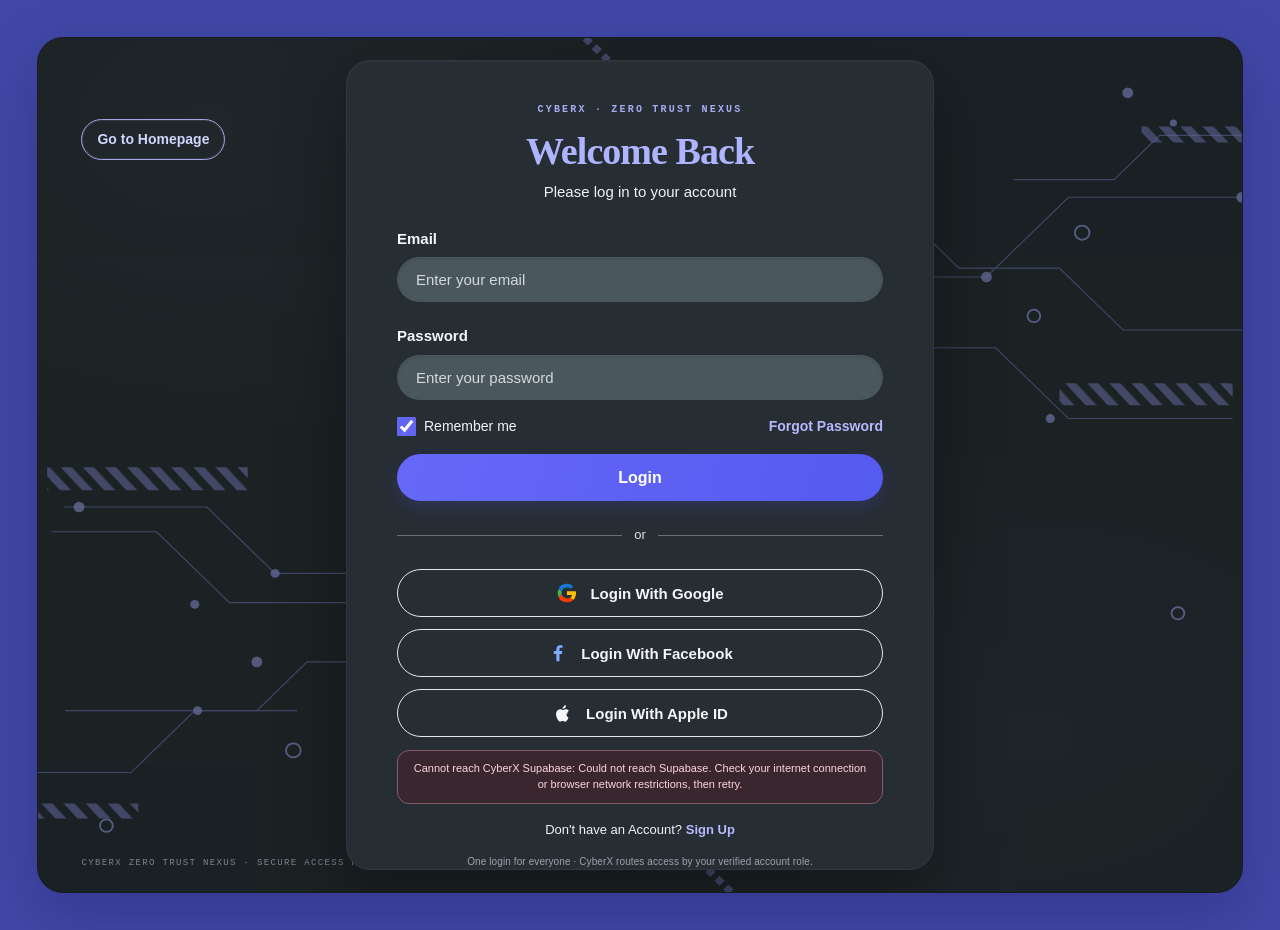
<file: index.html>
<!doctype html>
<html lang="en">
<head>
<meta charset="utf-8">
<meta name="viewport" content="width=device-width,initial-scale=1">
<meta name="theme-color" content="#061421">
<meta http-equiv="refresh" content="0;url=./Index/index.html">
<title>CyberX — Zero Trust Nexus</title>
</head>
<body style="margin:0;background:#030b14;color:#dff7ff;font:16px system-ui;padding:32px">
<p>Opening CyberX… <a href="./Index/index.html">Continue to sign in</a></p>
</body>
</html>
</file>
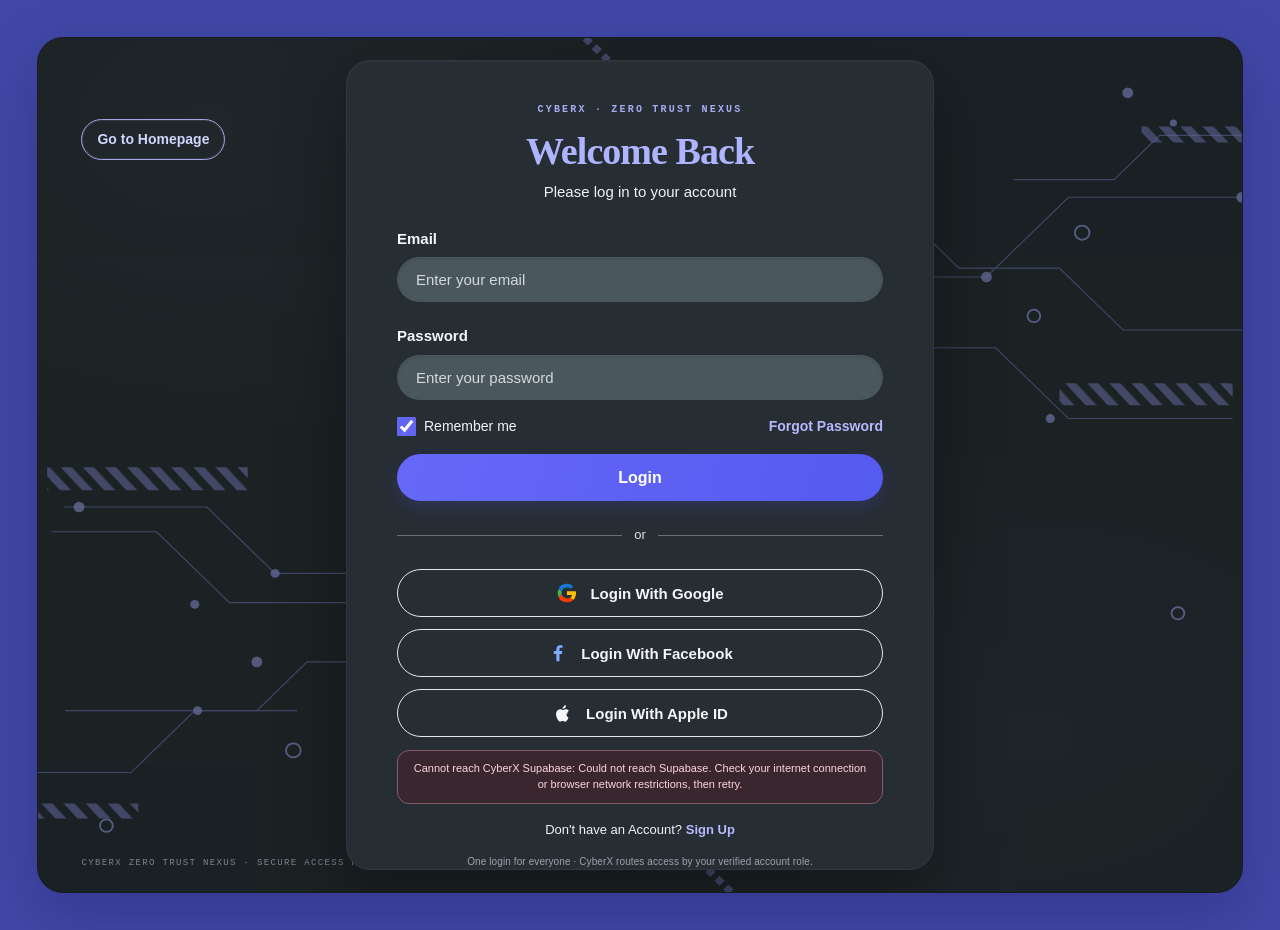
<file: Index/index.html>
<!doctype html>
<html lang="en">
<head>
<meta charset="utf-8"><meta name="viewport" content="width=device-width,initial-scale=1,viewport-fit=cover">
<meta name="description" content="CyberX secure sign-in for normal users and developers.">
<meta name="theme-color" content="#4248a7">
<link rel="manifest" href="../manifest.webmanifest">
<link rel="stylesheet" href="./cyberx-visual-theme.css">
<title>CyberX — Welcome Back</title>
<style>
:root{color-scheme:dark;--cx-purple:#6265f4;--cx-purple-light:#adb3ff;--cx-text:#f5f6fa;--cx-muted:#c5c9d1;--cx-frame:#1b2224;--cx-card:#262d33;--cx-field:#4a585d;--cx-line:#6670c9}
*{box-sizing:border-box}html{min-height:100%;background:#4248a7}body{margin:0;min-height:100vh;min-height:100svh;background:#4248a7;color:var(--cx-text);font:15px/1.45 Inter,Segoe UI,Arial,sans-serif;display:grid;place-items:start center;padding:clamp(12px,2.9vw,46px)}
.screen-frame{position:relative;isolation:isolate;width:min(1480px,100%);height:min(965px,calc(100svh - 44px));min-height:700px;border:1px solid #171d20;border-radius:26px;background:#1b2224;overflow:hidden;display:grid;place-items:center;box-shadow:0 22px 65px #151b5a55}
.screen-frame:before{content:"";position:absolute;inset:0;z-index:-1;background:radial-gradient(ellipse at 14% 10%,#343a4333,transparent 30%),radial-gradient(ellipse at 83% 82%,#292e3a33,transparent 32%)}
.circuit-art{position:absolute;inset:0;width:100%;height:100%;z-index:-1;opacity:.72;pointer-events:none}
.home-link{position:absolute;top:9.5%;left:3.6%;z-index:2;display:inline-flex;align-items:center;justify-content:center;padding:9px 15px;border:1px solid #a1a7e2;border-radius:999px;background:#20272b;color:#d1d5ff;text-decoration:none;font-weight:650;font-size:14px;box-shadow:inset 0 0 0 1px #a1a7e222;transition:.2s}
.home-link:hover{background:#303745;border-color:#d0d4ff;box-shadow:0 0 22px #777bff30}
.auth-card{position:relative;z-index:1;width:min(588px,calc(100% - 34px));max-height:calc(100% - 44px);overflow-y:auto;padding:43px 50px 39px;background:#262d33;border:1px solid #30383f;border-radius:24px;box-shadow:0 25px 70px #0005,0 1px 0 #ffffff08 inset}
.card-brand{text-align:center;color:#a8adf2;font:800 10px/1.2 ui-monospace,monospace;letter-spacing:.22em;text-transform:uppercase;margin-bottom:14px}
.auth-card h1{margin:0;text-align:center;color:#aeb4ff;font:700 clamp(27px,3vw,38px)/1.15 Georgia,'Times New Roman',serif;letter-spacing:-.025em}
.subtitle{text-align:center;margin:7px 0 25px;color:#f1f2f5;font-size:15px}
.field{display:grid;gap:8px;margin:0 0 23px}.field label{font-weight:600;color:#f5f6f8;font-size:15px}.field input{width:100%;height:45px;border:1px solid transparent;border-radius:999px;background:#4a585d;color:white;padding:0 18px;outline:0;font:15px/1.2 Inter,Segoe UI,Arial,sans-serif;box-shadow:inset 0 1px 3px #0002}.field input::placeholder{color:#d5d9dd;opacity:1}.field input:focus{border-color:#a4a9ff;box-shadow:0 0 0 3px #7478ff2b}.field input:-webkit-autofill{-webkit-text-fill-color:#fff;box-shadow:0 0 0 1000px #4a585d inset}
.form-tools{display:flex;align-items:center;justify-content:space-between;gap:15px;margin:-7px 0 18px;font-size:14px}.remember{display:inline-flex;align-items:center;gap:8px;color:#f4f5f8;cursor:pointer;user-select:none}.remember input{width:19px;height:19px;margin:0;accent-color:#6265f4}.link{border:0;padding:0;background:none;color:#b5baff;text-decoration:none;font-family:inherit;font-weight:600;font-size:14px;cursor:pointer}.link:hover{text-decoration:underline;color:#e0e2ff}
.primary-btn{width:100%;height:47px;border:0;border-radius:999px;background:linear-gradient(105deg,#6668f7,#555af0);color:#fff;font-size:16px;font-weight:700;cursor:pointer;box-shadow:0 7px 18px #5053e633;transition:filter .2s,transform .2s}.primary-btn:hover:not(:disabled){filter:brightness(1.11);transform:translateY(-1px)}.primary-btn:disabled{opacity:.56;cursor:wait}
.divider{display:flex;align-items:center;gap:12px;color:#e2e4e8;font-size:13px;margin:25px 0 24px}.divider:before,.divider:after{content:"";height:1px;background:#657078;flex:1}
.social-list{display:grid;gap:12px}.social-btn{width:100%;height:48px;display:flex;align-items:center;justify-content:center;gap:12px;border:1.5px solid #e4e7eb;border-radius:999px;background:transparent;color:#f5f6f8;font-size:15px;font-weight:600;cursor:pointer;transition:.18s}.social-btn:hover:not(:disabled){background:#ffffff0b;border-color:#fff;box-shadow:0 0 18px #a5aaff16}.social-btn:disabled{opacity:.55;cursor:wait}.social-btn svg{width:22px;height:22px;flex:0 0 22px}
.signup{text-align:center;margin:17px 0 0;color:#f1f2f5;font-size:13px}.signup .link{font-size:13px}.status{display:none;min-height:0;margin:13px 0 0;padding:0;text-align:center;color:#c7cad6;font-size:11px;overflow-wrap:anywhere}.status:not(:empty){display:block}.status.error{padding:10px 12px;border:1px solid #865b6c;border-radius:12px;background:#39262e;color:#ffd5df}.status.ok{padding:10px 12px;border:1px solid #547b70;border-radius:12px;background:#20352f;color:#c7f5e5}
.role-hint{text-align:center;margin:15px 0 0;color:#9ca4ac;font-size:10px;letter-spacing:.01em}.guest-link{display:block;text-align:center;margin-top:13px;color:#b2b6ff;font-size:11px;text-decoration:none}.guest-link:hover{text-decoration:underline}.home-foot{position:absolute;bottom:2.8%;left:3.6%;color:#7d8490;font:9px ui-monospace,monospace;letter-spacing:.15em}
@media(max-width:760px){body{padding:0;display:block}.screen-frame{width:100%;height:auto;min-height:100svh;border:0;border-radius:0;padding:80px 12px 45px}.home-link{top:19px;left:17px;font-size:12px;padding:8px 12px}.auth-card{width:min(100%,520px);max-height:none;padding:34px 25px 29px;border-radius:21px}.auth-card h1{font-size:31px}.subtitle{margin-bottom:21px}.field{margin-bottom:20px}.form-tools{font-size:12px}.link{font-size:12px}.social-btn{height:46px;font-size:14px}.home-foot{left:18px;bottom:14px;font-size:8px}}
@media(max-height:760px) and (min-width:761px){body{padding:16px}.screen-frame{height:auto;min-height:calc(100svh - 32px);padding:22px 0}.auth-card{padding:29px 42px}.subtitle{margin-bottom:18px}.field{margin-bottom:16px}.divider{margin:17px 0}.social-list{gap:9px}.social-btn{height:43px}.signup{margin-top:13px}}
@media(prefers-reduced-motion:reduce){*,*:before,*:after{scroll-behavior:auto!important;transition:none!important}}
</style>
</head>
<body>
<main class="screen-frame" aria-label="CyberX sign-in">
 <svg class="circuit-art" viewBox="0 0 1320 965" preserveAspectRatio="none" aria-hidden="true">
  <defs><pattern id="dash" width="18" height="18" patternUnits="userSpaceOnUse" patternTransform="rotate(-42)"><rect width="9" height="18" fill="#777bb9" opacity=".75"/></pattern></defs>
  <g fill="none" stroke="#6e73b5" stroke-width="1.25" opacity=".65">
   <path d="M28 530H185l75 75h162l82-82h116"/><path d="M15 558h115l80 80h154l75-75h115"/><path d="M30 760h210l55-55h100l52-52h120"/>
   <path d="M1320 180h-190l-90 90h-90l-80 80h-110"/><path d="M1320 330h-130l-70-70h-110l-84-84h-90"/><path d="M1310 430h-180l-80-80h-84l-94-94"/>
   <path d="M600 0l80 80v90l85 85v80" stroke-dasharray="8 6" stroke-width="8"/><path d="M760 965l-75-75v-90l-88-88v-65" stroke-dasharray="8 6" stroke-width="8"/>
   <path d="M0 830h102l70-70h112"/><path d="M1320 110h-90l-50 50h-110"/>
  </g>
  <g fill="#7f84c1" opacity=".78"><circle cx="45" cy="530" r="6"/><circle cx="260" cy="605" r="5"/><circle cx="422" cy="523" r="5"/><circle cx="240" cy="705" r="6"/><circle cx="1320" cy="180" r="6"/><circle cx="1040" cy="270" r="6"/><circle cx="950" cy="350" r="5"/><circle cx="1110" cy="430" r="5"/><circle cx="1195" cy="62" r="6"/><circle cx="1245" cy="96" r="4"/><circle cx="175" cy="760" r="5"/><circle cx="172" cy="640" r="5"/></g>
  <g fill="none" stroke="#8589cb" stroke-width="2" opacity=".8"><circle cx="1145" cy="220" r="8"/><circle cx="1092" cy="314" r="7"/><circle cx="280" cy="805" r="8"/><circle cx="75" cy="890" r="7"/><circle cx="1250" cy="650" r="7"/></g>
  <g fill="url(#dash)" opacity=".8"><path d="M10 485h220v26H10z"/><path d="M1120 390h190v25h-190z"/><path d="M1210 100h110v18h-110z"/><path d="M0 865h110v17H0z"/></g>
 </svg>
 <a class="home-link" id="homepagePreviewButton" href="../Command-Centre.html?mode=guest">Go to Homepage</a>
 <section class="auth-card" aria-labelledby="formTitle">
  <div class="card-brand">CYBERX · ZERO TRUST NEXUS</div>
  <h1 id="formTitle">Welcome Back</h1>
  <p class="subtitle" id="formLead">Please log in to your account</p>
  <form id="authForm" novalidate>
   <div class="field"><label for="email">Email</label><input id="email" name="email" type="email" value="" placeholder="Enter your email" autocomplete="email" spellcheck="false" required></div>
   <div class="field"><label for="password">Password</label><input id="password" name="password" type="password" value="" placeholder="Enter your password" autocomplete="current-password" minlength="8" required></div>
   <div class="form-tools"><label class="remember"><input id="rememberMe" type="checkbox" checked> <span>Remember me</span></label><button class="link" id="forgotButton" type="button">Forgot Password</button></div>
   <button class="primary-btn" id="submitButton" type="submit">Login</button>
  </form>
  <div class="divider">or</div>
  <div class="social-list">
   <button class="social-btn" id="googleButton" type="button" aria-label="Continue with Google"><svg viewBox="0 0 48 48" aria-hidden="true"><path fill="#FFC107" d="M43.6 24.5c0-1.4-.1-2.8-.4-4.1H24v7.8h11a9.4 9.4 0 0 1-4.1 6.2l6.6 5.1c3.9-3.6 6.1-8.9 6.1-15z"/><path fill="#FF3D00" d="M24 44c5.5 0 10.1-1.8 13.5-4.9l-6.6-5.1c-1.8 1.2-4.1 1.9-6.9 1.9-5.3 0-9.8-3.6-11.4-8.4l-6.8 5.2C7.1 39.4 14.9 44 24 44z"/><path fill="#4CAF50" d="M12.6 27.5a12.4 12.4 0 0 1 0-7l-6.8-5.2a20 20 0 0 0 0 17.4z"/><path fill="#1976D2" d="M24 12.1c3 0 5.7 1 7.8 3l5.8-5.8C34.1 5.9 29.5 4 24 4 14.9 4 7.1 8.6 5.8 15.3l6.8 5.2c1.6-4.8 6.1-8.4 11.4-8.4z"/></svg><span>Login With Google</span></button>
   <button class="social-btn" id="facebookButton" type="button" aria-label="Continue with Facebook"><svg viewBox="0 0 24 24" aria-hidden="true"><path fill="#80aaff" d="M13.6 21v-8h2.7l.4-3.1h-3.1v-2c0-.9.3-1.5 1.6-1.5h1.7V3.6c-.3 0-1.3-.1-2.5-.1-2.5 0-4.2 1.5-4.2 4.3v2.1H7.4V13h2.8v8z"/></svg><span>Login With Facebook</span></button>
   <button class="social-btn" id="appleButton" type="button" aria-label="Continue with Apple"><svg viewBox="0 0 24 24" aria-hidden="true"><path fill="#f5f6f8" d="M16.7 12.8c0-2.1 1.7-3.1 1.8-3.2-1-1.5-2.6-1.7-3.2-1.7-1.4-.2-2.7.8-3.4.8-.7 0-1.8-.8-3-.8-1.5 0-2.9.9-3.7 2.2-1.6 2.8-.4 6.9 1.1 9.1.7 1.1 1.5 2.3 2.6 2.3 1 0 1.4-.7 2.7-.7 1.2 0 1.6.7 2.7.7 1.1 0 1.8-1.1 2.5-2.2.8-1.2 1.1-2.4 1.1-2.5-.1 0-2.2-.9-2.2-4zM14.4 6.4c.6-.8 1-1.8.9-2.9-.9 0-2 .6-2.7 1.4-.6.7-1.1 1.8-1 2.8 1 0 2-.5 2.8-1.3z"/></svg><span>Login With Apple ID</span></button>
  </div>
  <div class="status" id="status" role="status" aria-live="polite"></div>
  <p class="signup"><span id="switchLabel">Don't have an Account?</span> <button class="link" id="modeToggle" type="button">Sign Up</button></p>
  <p class="role-hint">One login for everyone · CyberX routes access by your verified account role.</p>
  <a class="guest-link" id="guestButton" href="../Command-Centre.html?mode=guest">Explore CyberX guest demo</a>
 </section>
 <div class="home-foot">CYBERX ZERO TRUST NEXUS · SECURE ACCESS PORTAL</div>
</main>
<script src="./supabase-config.js"></script>
<script src="./supabase-rest.js"></script>
<script src="./login.js" defer></script>
<script>if("serviceWorker" in navigator && (location.protocol==="https:" || location.hostname==="127.0.0.1" || location.hostname==="localhost")){navigator.serviceWorker.register("../service-worker.js").catch(e=>console.warn("CyberX offline cache unavailable",e));}</script>
</body></html>
</file>
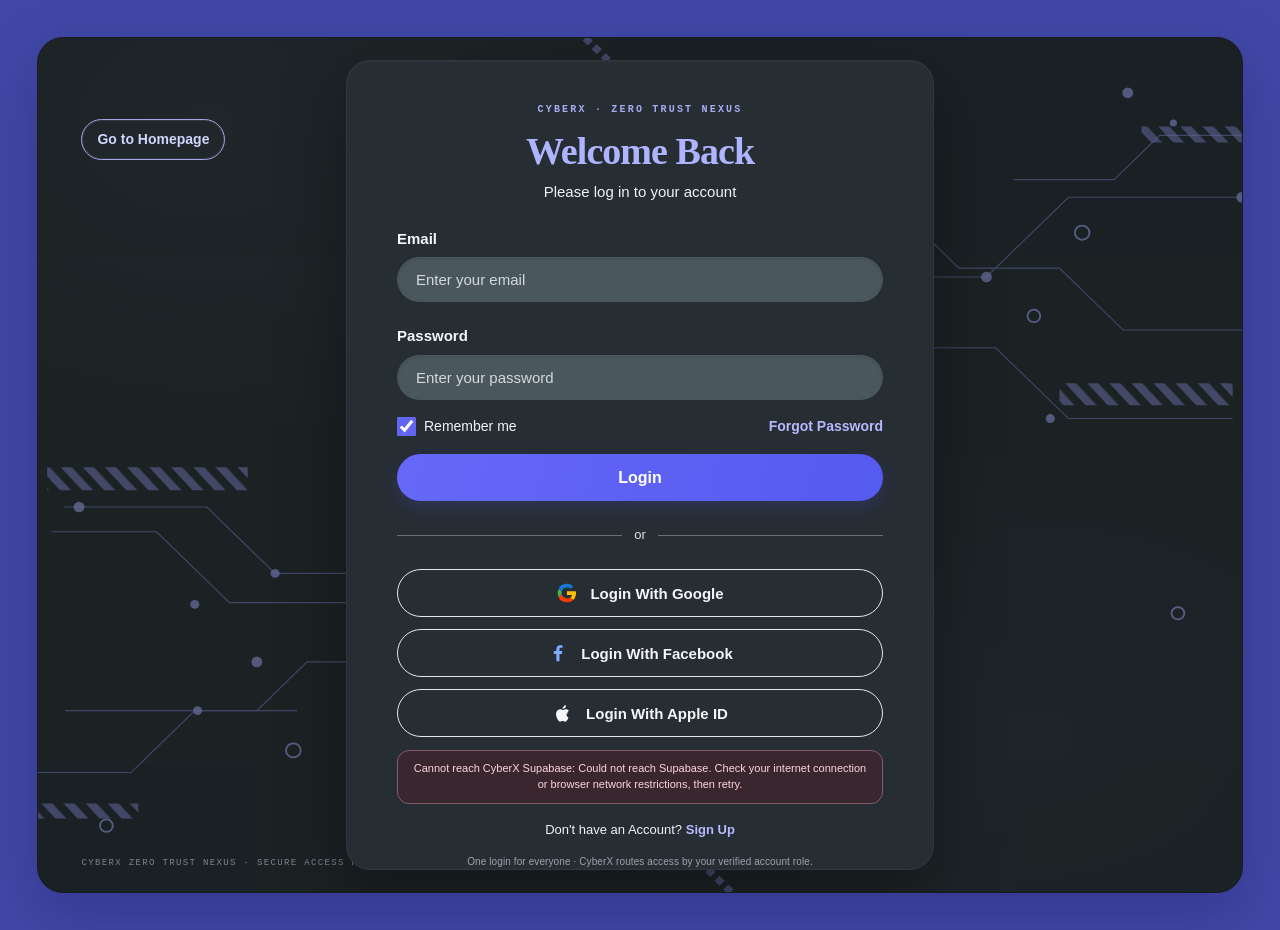
<file: Command-Centre.html>
<!doctype html>
<html lang="en"><head><meta charset="utf-8"><meta name="viewport" content="width=device-width,initial-scale=1"><meta name="theme-color" content="#061421"><title>CyberX | Zero Trust Nexus</title><link rel="manifest" href="./manifest.webmanifest"><link rel="stylesheet" href="./Index/cyberx-visual-theme.css">
<style>
:root{color-scheme:dark;--bg:#030a13;--navy:#061421;--panel:#081b2a;--line:#1b526e;--cyan:#32d9ff;--red:#ff416f;--green:#50e2ac;--amber:#ffbd66;--text:#e5f7ff;--muted:#7fa4b8}
*{box-sizing:border-box}body{margin:0;min-height:100vh;background:radial-gradient(ellipse at 50% 10%,#0b2940 0,#030a13 65%);color:var(--text);font:13px/1.45 system-ui,Segoe UI,Arial,sans-serif}.app{max-width:1800px;margin:auto;min-height:100vh;border-inline:1px solid #12384e;background:linear-gradient(180deg,#061421ef,#030b14 65%);box-shadow:0 0 80px #0009}
.top{position:sticky;top:0;z-index:10;display:flex;align-items:center;justify-content:space-between;gap:16px;padding:12px 18px;background:#061321ed;border-bottom:1px solid var(--line);backdrop-filter:blur(14px)}.brand{display:flex;align-items:center;gap:11px;min-width:230px}.brandmark{width:42px;height:42px;border:1px solid var(--cyan);border-radius:11px;display:grid;place-items:center;font-size:24px;color:#8bf0ff;box-shadow:0 0 22px #06b6d44a,inset 0 0 18px #06b6d422}.brand strong{display:block;font-size:13px;letter-spacing:.16em}.brand small{display:block;color:#76a9bf;font:9px ui-monospace;letter-spacing:.14em;margin-top:4px}.nav{display:flex;gap:5px;flex-wrap:wrap;justify-content:center}.nav button,.action{border:1px solid transparent;background:transparent;color:#94b8c9;padding:9px 10px;border-radius:7px;font:10px ui-monospace;letter-spacing:.08em;text-transform:uppercase;cursor:pointer}.nav button.active,.nav button:hover{background:#0e2e45;border-color:#257b9e;color:#e0fbff;box-shadow:inset 0 0 16px #00d5ff13}.right{display:flex;align-items:center;gap:10px}.live{font:9px ui-monospace;color:var(--green);white-space:nowrap}.live i{display:inline-block;width:7px;height:7px;border-radius:50%;background:var(--green);margin-right:6px;box-shadow:0 0 9px var(--green)}.action{border-color:#24546d;color:#c7e8f7;background:#091e2d}.action.primary{background:#0d3b57;border-color:#2584a9;color:#e5fbff}
.subbar{display:flex;justify-content:space-between;align-items:center;gap:10px;flex-wrap:wrap;padding:9px 18px;border-bottom:1px solid #163b52;background:#071725;color:#7599ad;font:9px ui-monospace;letter-spacing:.08em}.subbar b{color:var(--cyan)}.demo{border:1px solid #835b2c;background:#302314;color:var(--amber);padding:4px 8px;border-radius:5px}.main{padding:18px}.headline{display:flex;justify-content:space-between;align-items:center;gap:14px;margin-bottom:15px}.headline h1{font-size:22px;margin:0}.headline p{margin:5px 0 0;color:#76a1b6;font:9px ui-monospace;letter-spacing:.1em}.actions{display:flex;gap:7px;flex-wrap:wrap}
.metrics{display:grid;grid-template-columns:repeat(4,minmax(0,1fr));gap:10px;margin:12px 0}.metric{padding:13px;border:1px solid #1a4c68;border-radius:9px;background:linear-gradient(145deg,#0a2030,#061522);position:relative;overflow:hidden}.metric:after{content:"";position:absolute;right:-20px;top:-36px;width:90px;height:90px;border-radius:50%;background:#10bde91a;filter:blur(12px)}.metric label{display:block;color:#80a9bd;font:9px ui-monospace;letter-spacing:.1em}.metric strong{display:block;font:700 27px ui-monospace;color:#e7faff;margin:7px 0 2px}.metric small{font:9px ui-monospace;color:var(--green)}.screen{display:grid;grid-template-columns:minmax(260px,1fr) minmax(350px,1.35fr) minmax(260px,1fr);gap:10px}.panel{border:1px solid #1c4c67;border-radius:10px;background:linear-gradient(145deg,#0a1c2d,#06121f);overflow:hidden;box-shadow:0 8px 30px #0003;min-width:0}.panelhead{display:flex;justify-content:space-between;gap:8px;align-items:center;padding:10px 12px;border-bottom:1px solid #173e56;background:#071725;color:#c8eefe;font:9px ui-monospace;letter-spacing:.1em}.panelhead span{color:#628da5}
.map{padding:10px}.map svg{display:block;width:100%;height:auto;max-height:250px}.gridline{stroke:#15435d;stroke-width:.7;opacity:.55}.land{fill:#0c3046;stroke:#20708f;stroke-width:1.2;opacity:.85}.route{fill:none;stroke:#2ddaff;stroke-width:2;stroke-dasharray:5 5;filter:drop-shadow(0 0 4px #2ddaff)}.route.hot{stroke:#ff4e75;filter:drop-shadow(0 0 5px #ff315f)}.node{fill:#49e3ff;stroke:#b4f7ff;stroke-width:1.5;filter:drop-shadow(0 0 5px #22d8ff)}.node.hot{fill:#ff416f;stroke:#ffc1d0;filter:drop-shadow(0 0 6px #ff416f)}.mapfoot{display:flex;justify-content:space-between;color:#6f9cb1;font:8px ui-monospace;padding:4px 2px}.endpoint{padding:10px 12px;border-top:1px solid #14354b}.endpoint h3{font:9px ui-monospace;color:#8db6c9;letter-spacing:.09em;margin:0 0 8px}.endpointrow{display:flex;justify-content:space-between;gap:10px;padding:6px 0;border-bottom:1px solid #102d40;color:#b8d4e0;font:9px ui-monospace}.endpointrow em{font-style:normal;color:var(--green)}.endpointrow .review{color:var(--amber)}
.core{position:relative;display:flex;flex-direction:column;background:radial-gradient(ellipse at 50% 45%,#0d3c5a,#071b2d 55%,#04101c)}.corearea{position:relative;min-height:325px;display:grid;place-items:center;overflow:hidden}.corearea:before{content:"";position:absolute;inset:10% 4%;background:repeating-conic-gradient(from 0deg at 50% 50%,#20dcff18 0deg 1deg,transparent 1deg 9deg);mask-image:radial-gradient(circle,#000 0,transparent 68%);animation:rotate 32s linear infinite}.corearea:after{content:"";position:absolute;width:70%;height:1px;background:linear-gradient(90deg,transparent,#16dfff,transparent);top:50%;box-shadow:0 0 18px #29dfff;transform:rotate(-28deg)}@keyframes rotate{to{transform:rotate(360deg)}}.shield{width:190px;max-width:52%;position:relative;z-index:2;filter:drop-shadow(0 0 16px #ff316f99) drop-shadow(0 0 24px #19dfff66);animation:pulse 3s ease-in-out infinite alternate}@keyframes pulse{to{filter:drop-shadow(0 0 26px #ff316fbb) drop-shadow(0 0 34px #19dfff99);transform:scale(1.025)}}.beam{position:absolute;width:46%;height:2px;background:linear-gradient(90deg,transparent,#ff416f,transparent);box-shadow:0 0 13px #ff416f;z-index:1}.beam.a{transform:rotate(21deg);left:0;top:42%}.beam.b{transform:rotate(-24deg);right:0;top:58%;background:linear-gradient(90deg,transparent,#24dfff,transparent);box-shadow:0 0 13px #24dfff}.tag{position:absolute;z-index:3;padding:5px 8px;border:1px solid #19638a;background:#061d2dd9;color:#8fefff;font:8px ui-monospace;letter-spacing:.08em}.tag.left{left:5%;top:29%}.tag.right{right:4%;bottom:27%;border-color:#8d3254;color:#ff9bb2}.corefoot{display:grid;grid-template-columns:repeat(3,1fr);border-top:1px solid #19435c}.corefoot div{text-align:center;padding:10px 4px;border-right:1px solid #19435c}.corefoot strong{display:block;font:19px ui-monospace;color:#e7fbff}.corefoot small{color:#71a1b7;font:8px ui-monospace}
.threat{padding:11px 12px;border-bottom:1px solid #173a50}.threattop{display:flex;justify-content:space-between;gap:8px;color:#d8f1fa;font-size:11px;font-weight:600}.risk{color:#ff6b88;font:9px ui-monospace}.risk.medium{color:var(--amber)}.risk.low{color:var(--green)}.threat p{margin:5px 0 4px;color:#88aec1;font-size:10px}.threat small{color:#628ba1;font:8px ui-monospace;letter-spacing:.05em}.bottom{display:grid;grid-template-columns:1fr 1fr 1.4fr;gap:10px;margin-top:10px}.bars{height:130px;display:flex;align-items:end;gap:6px;padding:15px}.bars i{flex:1;background:linear-gradient(0deg,#087aa8,#22d7ff);border-radius:3px 3px 0 0;box-shadow:0 0 10px #0ab9e933}.severity{padding:12px}.sev{display:grid;grid-template-columns:65px 1fr 25px;align-items:center;gap:8px;margin:10px 0;color:#99b9c9;font:8px ui-monospace}.sev i{height:7px;background:#102c3e;border-radius:10px;overflow:hidden}.sev b{display:block;height:100%;background:linear-gradient(90deg,#ff426e,#ff9b65);border-radius:10px}.activity{padding:10px 12px}.event{display:flex;gap:10px;align-items:start;padding:8px 0;border-bottom:1px solid #14354b;color:#9fc0d0;font:9px ui-monospace}.event time{color:#47cfea;white-space:nowrap}.event em{margin-left:auto;font-style:normal;color:var(--green)}.foot{display:flex;justify-content:space-between;gap:12px;flex-wrap:wrap;padding:13px 18px;border-top:1px solid #163d55;color:#587e92;font:8px ui-monospace;letter-spacing:.08em}.toast{position:fixed;bottom:18px;left:50%;transform:translateX(-50%);padding:10px 14px;background:#071a29;border:1px solid #2695b7;border-radius:8px;color:#dffaff;display:none;z-index:50}.toast.show{display:block}
@media(max-width:1120px){.screen{grid-template-columns:1fr 1fr}.core{grid-column:1/-1;grid-row:1}.bottom{grid-template-columns:1fr 1fr}.bottom .activitypanel{grid-column:1/-1}}@media(max-width:760px){.top{position:relative;align-items:flex-start;flex-wrap:wrap}.brand{min-width:0}.nav{order:3;width:100%;justify-content:flex-start;flex-wrap:nowrap;overflow:auto}.right{margin-left:auto}.subbar{font-size:8px}.main{padding:10px}.headline{align-items:flex-start;flex-direction:column}.metrics{grid-template-columns:repeat(2,minmax(0,1fr))}.screen,.bottom{grid-template-columns:1fr}.core{grid-column:auto;grid-row:auto}.corearea{min-height:270px}.bottom .activitypanel{grid-column:auto}.headline h1{font-size:19px}.foot{font-size:7px}}
</style></head><body><div class="app">
<header class="top"><div class="brand"><div class="brandmark">⬡</div><div><strong>ZERO TRUST NEXUS</strong><small>CYBERX / ENTERPRISE SECURITY COMMAND</small></div></div>
<nav class="nav"><button class="active" data-module="dashboard">Overview</button><button data-module="soc">SOC Centre</button><button data-module="intel">Threat Intel</button><button data-module="academy">Academy</button><button data-module="tools">Security Tools</button><button data-module="library">Code Index</button><button data-module="studio">Code Studio</button><button data-module="device">Device Lab</button></nav>
<div class="right"><span class="live" id="live"><i></i>VERIFYING SESSION</span><button class="action" id="full">FULL WORKSPACE ↗</button></div></header>
<div class="subbar"><span>COMMAND / <b>GLOBAL SECURITY POSTURE</b> / OVERVIEW</span><span>NODE GROUP: LAB-NET-01</span><span class="demo">SIMULATED TELEMETRY · NOT A LIVE SCAN</span><span id="clock">--:--:-- UTC</span></div>
<main class="main"><div class="headline"><div><h1>Security Operations Overview</h1><p>THREAT VISIBILITY · ZERO-TRUST MONITORING · DEFENCE INTELLIGENCE</p></div><div class="actions"><button class="action primary" id="posture">▶ RUN POSTURE CHECK</button><button class="action" id="openLibrary">⌘ OPEN CODE INDEX</button><button class="action" id="openStudio">⌨ OPEN CODE STUDIO</button><button class="action" id="openDevice">▣ DEVICE SECURITY LAB</button></div></div>
<section class="metrics"><article class="metric"><label>DEFENCE POSTURE</label><strong>94<span style="font-size:12px;color:#6d9fb7"> / 100</span></strong><small>▲ +2.4% · DEMO SCORE</small></article><article class="metric"><label>EVENTS IN SAMPLE FEED</label><strong>1,284</strong><small>LOCAL SAMPLE DATA</small></article><article class="metric"><label>HIGH-PRIORITY ALERTS</label><strong style="color:#ff7894">07</strong><small style="color:#ff7894">REVIEW REQUIRED · DEMO</small></article><article class="metric"><label>SHARED CODE EXAMPLES</label><strong id="libraryCount">104</strong><small>LOCAL CATALOGUE · CLOUD SYNC ON OWNER LOGIN</small></article></section>
<section class="screen">
<article class="panel"><div class="panelhead">NETWORK TOPOLOGY <span>MAP / LAB-NET-01</span></div><div class="map"><svg viewBox="0 0 500 250" role="img" aria-label="Illustrative global network map"><g class="gridline" fill="none"><path d="M0 42H500M0 84H500M0 126H500M0 168H500M0 210H500M50 0V250M100 0V250M150 0V250M200 0V250M250 0V250M300 0V250M350 0V250M400 0V250M450 0V250"/></g><g class="land"><path d="M33 49 65 31 91 39 105 58 95 72 78 78 71 95 53 91 43 73 25 67Z"/><path d="m92 99 22 11 13 30-5 29-17 29-12-12 1-24-14-25 4-22Z"/><path d="m207 52 22-13 27 3 13 15-9 16-25 2-10 15-18-10-12-17Z"/><path d="m239 94 31 7 19 29-9 37-21 36-13-17-1-31-19-26Z"/><path d="m278 45 42-15 62 12 34 27-16 19-39-5-20 16-32-13-16-19-25 3Z"/><path d="m362 132 31 10 12 24-20 17-29-9-12-20Z"/></g><g><path class="route" d="M66 66 Q145 8 240 62T419 72"/><path class="route hot" d="M65 66 Q150 160 250 127T420 160"/><path class="route" d="M112 139 Q193 195 286 147T425 72"/><path class="route hot" d="M250 127 Q332 32 420 72"/></g><g><circle class="node" cx="66" cy="66" r="5"/><circle class="node hot" cx="112" cy="139" r="5"/><circle class="node" cx="250" cy="127" r="6"/><circle class="node hot" cx="420" cy="72" r="5"/><circle class="node" cx="420" cy="160" r="5"/><circle class="node" cx="286" cy="147" r="4"/></g><g fill="#9edff1" font-size="8" font-family="monospace"><text x="43" y="55">EDGE-01</text><text x="89" y="155">GATEWAY</text><text x="229" y="114">CORE</text><text x="393" y="59">CLOUD</text><text x="390" y="176">NODE-06</text></g></svg><div class="mapfoot"><span>6 DEMO NODES</span><span>4 SAMPLE ROUTES</span><span>UTC / LOCAL</span></div></div><div class="endpoint"><h3>ENDPOINT TELEMETRY SNAPSHOT</h3><div class="endpointrow"><span>CORE-GATEWAY-01</span><em>● HEALTHY</em></div><div class="endpointrow"><span>LINUX-EDGE-02</span><em>● HEALTHY</em></div><div class="endpointrow"><span>WIN-CLIENT-14</span><b class="review">◉ REVIEW</b></div><div class="endpointrow"><span>IOT-SENSOR-07</span><em>● HEALTHY</em></div></div></article>
<article class="panel core"><div class="panelhead">ZERO-TRUST DEFENCE ENGINE <span>CORE / SIMULATION</span></div><div class="corearea"><div class="beam a"></div><div class="beam b"></div><div class="tag left">IDENTITY VERIFIED</div><div class="tag right">THREAT CONTAINMENT</div><svg class="shield" viewBox="0 0 200 220" aria-label="Zero Trust shield"><path d="M100 8 184 38v61c0 52-34 88-84 113C50 187 16 151 16 99V38Z" fill="#09263b" stroke="#31dbff" stroke-width="5"/><path d="M100 25 166 49v48c0 41-25 70-66 92-41-22-66-51-66-92V49Z" fill="#0a1a2a" stroke="#ff416f" stroke-width="2.7"/><path d="m61 108 25 26 54-58" fill="none" stroke="#7af2ff" stroke-linecap="round" stroke-width="8"/><path d="M100 43v33m0 67v22m-41-57h-18m118 0h-18" stroke="#35dfff" stroke-width="1.2" opacity=".55"/></svg></div><div class="corefoot"><div><strong>142</strong><small>ASSETS / DEMO</small></div><div><strong>07</strong><small>OPEN ALERTS</small></div><div><strong id="postureStatus">READY</strong><small>POSTURE CHECK</small></div></div></article>
<article class="panel"><div class="panelhead">THREAT INTELLIGENCE <span>PRIORITY QUEUE</span></div><div class="threat"><div class="threattop"><span>Unusual login pattern</span><b class="risk">HIGH</b></div><p>Identity / LAB-USER-014</p><small>DEMO EVENT · REVIEW MFA AND SESSION HISTORY</small></div><div class="threat"><div class="threattop"><span>Endpoint policy drift</span><b class="risk medium">MEDIUM</b></div><p>Windows endpoint / CLIENT-14</p><small>DEMO EVENT · CHECK PATCH AND POLICY STATUS</small></div><div class="threat"><div class="threattop"><span>Repeated failed sign-ins</span><b class="risk">HIGH</b></div><p>Gateway / EDGE-01</p><small>DEMO EVENT · REVIEW AUTHENTICATION LOGS</small></div><div class="threat"><div class="threattop"><span>New device registered</span><b class="risk low">LOW</b></div><p>IoT segment / SENSOR-07</p><small>DEMO EVENT · VERIFY DEVICE OWNER</small></div><div class="endpoint"><h3>RECOMMENDED RESPONSE</h3><div class="endpointrow"><span>1. Verify the user</span><b style="color:#75dfff">IDENTITY</b></div><div class="endpointrow"><span>2. Review endpoint</span><b style="color:#75dfff">DEVICE</b></div><div class="endpointrow"><span>3. Record the action</span><b style="color:#75dfff">AUDIT</b></div></div></article>
</section>
<section class="bottom"><article class="panel"><div class="panelhead">NETWORK ACTIVITY <span>ILLUSTRATIVE</span></div><div class="bars"><i style="height:30%"></i><i style="height:50%"></i><i style="height:42%"></i><i style="height:68%"></i><i style="height:54%"></i><i style="height:87%"></i><i style="height:64%"></i><i style="height:77%"></i><i style="height:46%"></i><i style="height:91%"></i><i style="height:65%"></i><i style="height:73%"></i></div></article><article class="panel"><div class="panelhead">ALERT DISTRIBUTION <span>SAMPLE DATA</span></div><div class="severity"><div class="sev"><span>CRITICAL</span><i><b style="width:26%"></b></i><em>02</em></div><div class="sev"><span>HIGH</span><i><b style="width:74%"></b></i><em>07</em></div><div class="sev"><span>MEDIUM</span><i><b style="width:52%"></b></i><em>05</em></div><div class="sev"><span>LOW</span><i><b style="width:36%"></b></i><em>03</em></div></div></article><article class="panel activitypanel"><div class="panelhead">RECENT SECURITY EVENTS <span>DEMO FEED</span></div><div class="activity"><div class="event"><time>08:41:12</time><span><b>POLICY</b> · Device posture evaluated</span><em>INFO</em></div><div class="event"><time>08:39:47</time><span><b>IDENTITY</b> · MFA challenge recorded</span><em>INFO</em></div><div class="event"><time>08:36:03</time><span><b>NETWORK</b> · Sample route anomaly</span><em>REVIEW</em></div></div></article></section></main>
<footer class="foot"><span>CYBERX ZERO TRUST NEXUS · LEARNING / OPERATIONS DEMO</span><span>NO DEVICE IS SCANNED FROM THIS OVERVIEW · CONNECT A BACKEND FOR REAL TELEMETRY</span><span>SECURE BY DESIGN / VERIFY BEFORE TRUST</span></footer></div><div class="toast" id="toast"></div>
<script src="./Index/supabase-config.js"></script><script src="./Index/supabase-rest.js"></script><script>
(async()=>{const $=id=>document.getElementById(id),params=new URLSearchParams(location.search),guest=params.get('mode')==='guest',api=window.CyberXSupabase,live=$('live');const go=p=>location.href=p;function toast(s){$('toast').textContent=s;$('toast').classList.add('show');setTimeout(()=>$('toast').classList.remove('show'),2300)}if(!guest){if(!api||!api.validConfig()||!api.readSession()){go('./Index/index.html');return;}try{const user=await api.getUser();if(!user){go('./Index/index.html');return;}const db=api.createClient(),email=String(user.email||'').toLowerCase();const {data:allow,error}=await db.from('cyberx_developer_allowlist').select('email,access_level,enabled').eq('email',email).eq('enabled',true).maybeSingle();if(error)throw error;if(allow&&allow.enabled&&['owner','developer'].includes(String(allow.access_level||'').toLowerCase())){go('./Index/Developer-Console.html');return;}const ev=await db.from('cyberx_app_events').insert({actor_id:user.id,event_name:'workspace.open',metadata:{surface:'zero-trust-command-centre'}});if(ev.error)console.warn(ev.error);live.innerHTML='<i></i>AUTHENTICATED USER';try{const {data}=await db.from('cyberx_public_library').select('payload').eq('library_key','code-library').maybeSingle();if(data?.payload?.entries){$('libraryCount').textContent=String(data.payload.entryCount||data.payload.entries.length);}}catch(e){}}catch(e){live.innerHTML='<i></i>OFFLINE / CHECK LOGIN';toast('Cloud check failed: '+e.message);}}else{live.innerHTML='<i></i>GUEST DEMO MODE';}})();
function tick(){$('clock').textContent=new Date().toISOString().slice(11,19)+' UTC'}tick();setInterval(tick,1000);function open(p){location.href=p}$('openLibrary').onclick=()=>open('./Index/Code-Library.html');$('openStudio').onclick=()=>open('./Index/Code-Studio.html');$('openDevice').onclick=()=>open('./Index/Device-Security-Lab.html');$('full').onclick=()=>open('./Full-Workspace.html');$('posture').onclick=()=>{const b=$('posture'),s=$('postureStatus');b.disabled=true;b.textContent='CHECKING SAMPLE DATA';s.textContent='RUNNING';setTimeout(()=>{s.textContent='COMPLETE';b.disabled=false;b.textContent='✓ SAMPLE CHECK COMPLETE';toast('Illustrative check complete. No device was scanned.');setTimeout(()=>b.textContent='▶ RUN POSTURE CHECK',1900)},700)};document.querySelectorAll('[data-module]').forEach(b=>b.onclick=()=>{document.querySelectorAll('[data-module]').forEach(x=>x.classList.toggle('active',x===b));const id=b.dataset.module;if(id==='library')open('./Index/Code-Library.html');else if(id==='studio')open('./Index/Code-Studio.html');else if(id==='device'||id==='tools')open('./Index/Device-Security-Lab.html');else if(id==='intel')window.open('https://nvd.nist.gov/vuln/search','_blank','noopener');else if(id==='academy')open('./Index/Code-Library.html');else if(id==='soc')document.querySelector('.bottom').scrollIntoView({behavior:'smooth'});else window.scrollTo({top:0,behavior:'smooth'});});
</script></body></html>
</file>
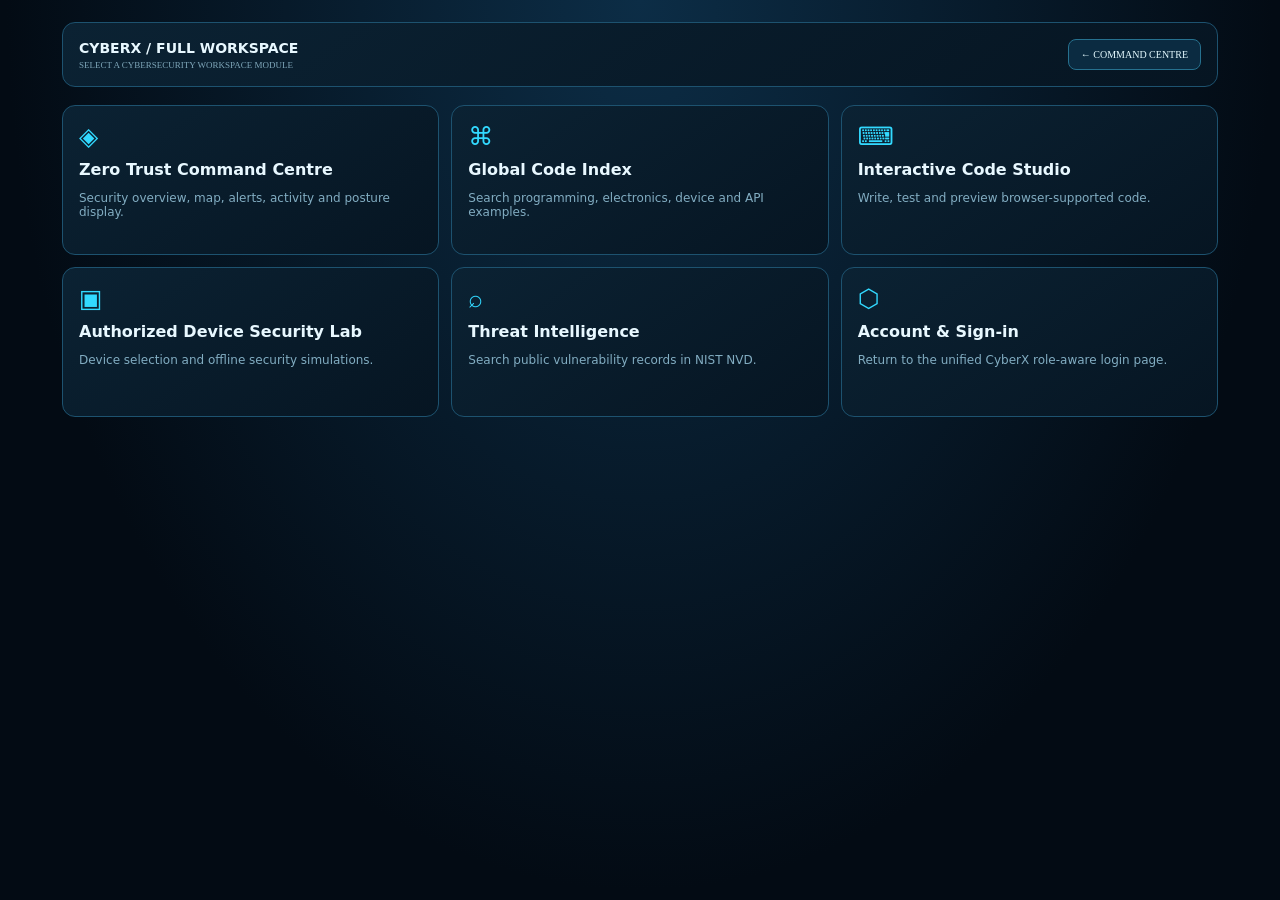
<file: Full-Workspace.html>
<!doctype html><html lang="en"><head><meta charset="utf-8"><meta name="viewport" content="width=device-width,initial-scale=1"><meta name="theme-color" content="#061421"><title>CyberX | Full Workspace</title><link rel="stylesheet" href="./Index/cyberx-visual-theme.css"><style>
*{box-sizing:border-box}body{margin:0;min-height:100vh;background:radial-gradient(ellipse at 50% 0,#0c2d46,#030b14 70%);color:#e8f8ff;font:14px system-ui}.wrap{max-width:1200px;margin:auto;padding:22px}.top,.card{background:linear-gradient(145deg,#0b2233,#061522);border:1px solid #1d526f;border-radius:13px;padding:16px}.top{display:flex;justify-content:space-between;align-items:center;gap:10px;flex-wrap:wrap}.grid{display:grid;grid-template-columns:repeat(3,1fr);gap:12px;margin-top:18px}.card{min-height:150px;text-decoration:none;color:#e8f8ff;display:block;transition:.18s}.card:hover{border-color:#2ddaff;transform:translateY(-2px);box-shadow:0 10px 30px #00c8ff22}.icon{font-size:25px;color:#32d9ff}.card h2{font-size:16px;margin:9px 0 5px}.card p{color:#82adc2;font-size:12px}.btn{padding:9px 12px;border-radius:8px;border:1px solid #26718f;background:#0b2b41;color:#e5faff;text-decoration:none;font:10px ui-monospace}@media(max-width:800px){.grid{grid-template-columns:1fr 1fr}.wrap{padding:10px}}@media(max-width:500px){.grid{grid-template-columns:1fr}}</style></head><body><div class="wrap"><header class="top"><div><b>CYBERX / FULL WORKSPACE</b><div style="color:#7fa7ba;font:9px ui-monospace;margin-top:4px">SELECT A CYBERSECURITY WORKSPACE MODULE</div></div><a class="btn" href="./Command-Centre.html">← COMMAND CENTRE</a></header><section class="grid"><a class="card" href="./Command-Centre.html"><div class="icon">◈</div><h2>Zero Trust Command Centre</h2><p>Security overview, map, alerts, activity and posture display.</p></a><a class="card" href="./Index/Code-Library.html"><div class="icon">⌘</div><h2>Global Code Index</h2><p>Search programming, electronics, device and API examples.</p></a><a class="card" href="./Index/Code-Studio.html"><div class="icon">⌨</div><h2>Interactive Code Studio</h2><p>Write, test and preview browser-supported code.</p></a><a class="card" href="./Index/Device-Security-Lab.html"><div class="icon">▣</div><h2>Authorized Device Security Lab</h2><p>Device selection and offline security simulations.</p></a><a class="card" href="https://nvd.nist.gov/vuln/search" target="_blank" rel="noopener"><div class="icon">⌕</div><h2>Threat Intelligence</h2><p>Search public vulnerability records in NIST NVD.</p></a><a class="card" href="./Index/index.html"><div class="icon">⬡</div><h2>Account & Sign-in</h2><p>Return to the unified CyberX role-aware login page.</p></a></section></div></body></html>
</file>
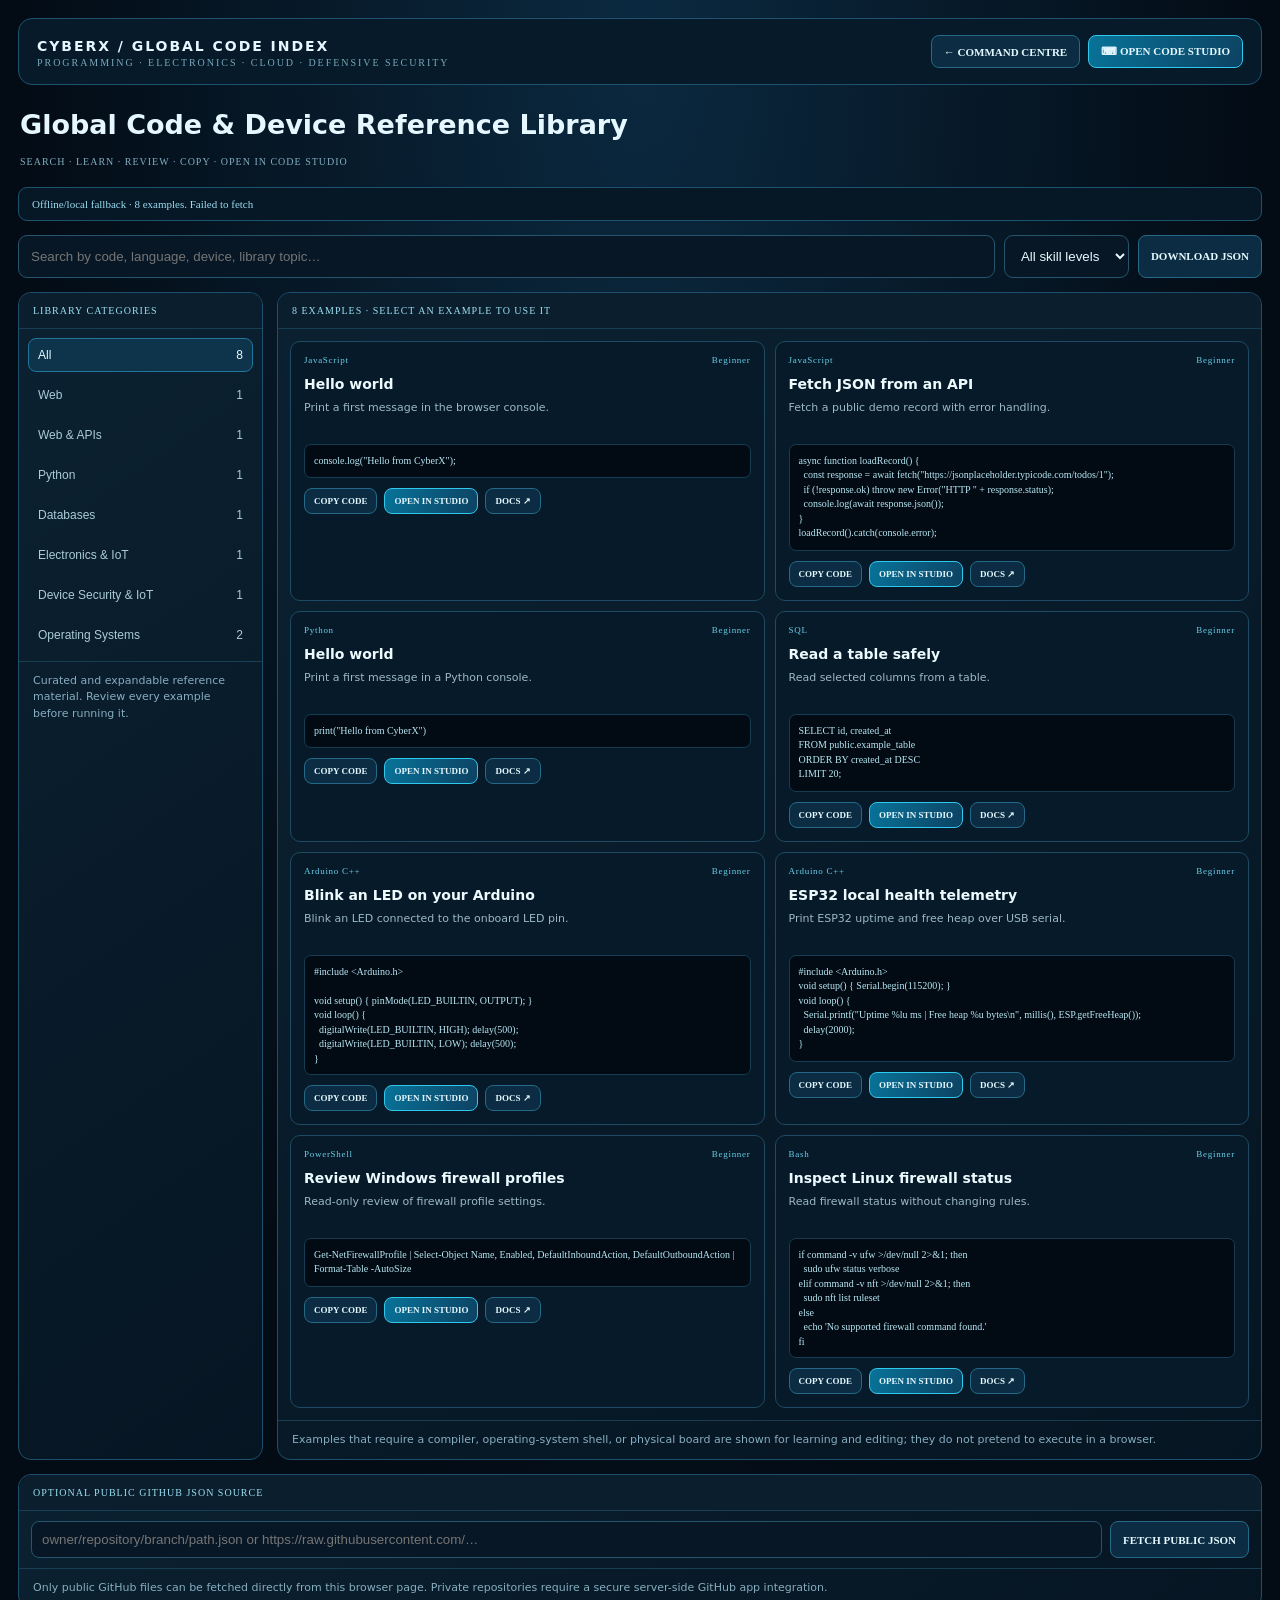
<file: Index/Code-Library.html>
<!doctype html>
<html lang="en"><head><meta charset="utf-8"><meta name="viewport" content="width=device-width,initial-scale=1"><meta name="theme-color" content="#061421"><title>CyberX | Global Code Index</title><link rel="stylesheet" href="cyberx-visual-theme.css"><style>
*{box-sizing:border-box}body{margin:0;background:radial-gradient(ellipse at 50% 0,#0b2940,#030b14 70%);color:#e5f7ff;font:14px/1.5 system-ui,Segoe UI,Arial}.wrap{max-width:1500px;margin:auto;padding:18px}.top{display:flex;align-items:center;justify-content:space-between;gap:14px;padding:16px 18px;border:1px solid #1d536f;border-radius:14px;background:#071a29}.brand{font-weight:800;letter-spacing:.14em}.brand small{display:block;color:#78a8bc;font:10px ui-monospace}.actions{display:flex;gap:8px;flex-wrap:wrap}.btn{display:inline-flex;align-items:center;justify-content:center;padding:9px 12px;border:1px solid #246a88;border-radius:8px;background:#0b2c42;color:#e5f8ff;text-decoration:none;cursor:pointer;font:600 11px ui-monospace}.btn.primary{background:linear-gradient(110deg,#087399,#0d4262);border-color:#31c8ed}.hero{margin:20px 2px}.hero h1{font-size:27px;margin:0}.hero p{color:#83adc0;font:10px ui-monospace;letter-spacing:.1em}.status{padding:10px 13px;border:1px solid #1d536f;background:#061826;border-radius:9px;color:#9bdcf0;font:11px ui-monospace}.toolbar{display:grid;grid-template-columns:1fr auto auto;gap:9px;margin:14px 0}.toolbar input,.toolbar select{min-width:0;background:#071725;color:#e8f8ff;border:1px solid #27546d;border-radius:9px;padding:12px}.layout{display:grid;grid-template-columns:245px minmax(0,1fr);gap:14px}.panel{border:1px solid #1d506c;border-radius:13px;background:linear-gradient(145deg,#0b2131,#061522);overflow:hidden}.panelhead{padding:12px 14px;background:#0b1e2d;border-bottom:1px solid #183e54;color:#9bdff1;font:10px ui-monospace;letter-spacing:.1em}.categories{padding:9px;display:grid;gap:6px}.cat{display:flex;justify-content:space-between;align-items:center;text-align:left;border:1px solid transparent;border-radius:8px;background:transparent;color:#abcbd9;padding:9px;cursor:pointer;font-size:12px}.cat.active,.cat:hover{background:#0e344c;border-color:#207598;color:#e8fbff}.cards{display:grid;grid-template-columns:repeat(2,minmax(0,1fr));gap:10px;padding:12px}.card{border:1px solid #1e4a63;background:#071a29;border-radius:10px;padding:13px;min-width:0}.meta{display:flex;justify-content:space-between;gap:8px;color:#69cfe9;font:9px ui-monospace;letter-spacing:.08em}.card h3{font-size:14px;margin:9px 0 5px;color:#edfbff}.card p{font-size:11px;color:#9cb8c8;min-height:34px;margin:0 0 9px}.card pre{max-height:120px;overflow:auto;white-space:pre-wrap;word-break:break-word;background:#020b13;color:#b8e8f5;border:1px solid #163c52;border-radius:7px;padding:9px;font:10px/1.45 ui-monospace}.cardfoot{display:flex;gap:7px;flex-wrap:wrap;margin-top:9px}.cardfoot .btn{font-size:9px;padding:7px 9px}.empty{padding:30px;text-align:center;color:#86aec0}.hint{padding:11px 14px;color:#87adc0;font-size:11px;border-top:1px solid #183e54}.sourcebox{display:flex;gap:8px;padding:10px 12px;flex-wrap:wrap}.sourcebox input{flex:1;min-width:180px;background:#071725;color:#e8f8ff;border:1px solid #27546d;border-radius:8px;padding:10px}.sourcebox button{white-space:nowrap}@media(max-width:850px){.layout{grid-template-columns:1fr}.categories{display:flex;overflow-x:auto}.cat{white-space:nowrap;min-width:max-content}.cards{grid-template-columns:1fr}.toolbar{grid-template-columns:1fr 1fr}.toolbar input{grid-column:1/-1}.wrap{padding:9px}.top{align-items:flex-start;flex-direction:column}.hero h1{font-size:23px}}
</style></head><body><div class="wrap">
<header class="top"><div class="brand">CYBERX / GLOBAL CODE INDEX<small>PROGRAMMING · ELECTRONICS · CLOUD · DEFENSIVE SECURITY</small></div><div class="actions"><a class="btn" href="../Command-Centre.html">← COMMAND CENTRE</a><a class="btn primary" href="Code-Studio.html">⌨ OPEN CODE STUDIO</a></div></header>
<section class="hero"><h1>Global Code & Device Reference Library</h1><p>SEARCH · LEARN · REVIEW · COPY · OPEN IN CODE STUDIO</p></section>
<div class="status" id="cloudStatus">Loading bundled catalogue…</div>
<div class="toolbar"><input id="search" type="search" placeholder="Search by code, language, device, library topic…"><select id="level"><option value="All">All skill levels</option><option>Beginner</option><option>Intermediate</option><option>Advanced</option></select><button class="btn" id="download">DOWNLOAD JSON</button></div>
<div class="layout"><aside class="panel"><div class="panelhead">LIBRARY CATEGORIES</div><div class="categories" id="categories"></div><div class="hint">Curated and expandable reference material. Review every example before running it.</div></aside><main class="panel"><div class="panelhead"><span id="resultCount">0 EXAMPLES</span> · SELECT AN EXAMPLE TO USE IT</div><div class="cards" id="results"></div><div class="hint">Examples that require a compiler, operating-system shell, or physical board are shown for learning and editing; they do not pretend to execute in a browser.</div></main></div>
<section class="panel" style="margin-top:14px"><div class="panelhead">OPTIONAL PUBLIC GITHUB JSON SOURCE</div><div class="sourcebox"><input id="githubPath" placeholder="owner/repository/branch/path.json or https://raw.githubusercontent.com/…"><button id="fetchGithub" class="btn">FETCH PUBLIC JSON</button></div><div class="hint">Only public GitHub files can be fetched directly from this browser page. Private repositories require a secure server-side GitHub app integration.</div></section>
</div>
<script src="supabase-config.js"></script>
<script>
(()=>{
const $=id=>document.getElementById(id);let db={entries:[],categories:[]},active='All';
const escapeHtml=s=>String(s??'').replace(/[&<>"']/g,c=>({'&':'&amp;','<':'&lt;','>':'&gt;','"':'&quot;',"'":'&#39;'}[c]));
async function loadBundled(){const r=await fetch('code-library.json',{cache:'no-store'});if(!r.ok)throw new Error('Bundled code-library.json was not found. Keep the full Index folder together.');const data=await r.json();if(!Array.isArray(data.entries)||data.entries.length<1)throw new Error('The bundled catalogue is empty.');db=data;}
async function loadCloud(){const cfg=window.CYBERX_SUPABASE_CONFIG||{};if(!cfg.url||!cfg.publishableKey)throw new Error('No Supabase public configuration.');const u=cfg.url.replace(/\/+$/,'')+'/rest/v1/cyberx_public_library?library_key=eq.code-library&select=payload';const r=await fetch(u,{headers:{apikey:cfg.publishableKey,Authorization:'Bearer '+cfg.publishableKey},cache:'no-store'});if(!r.ok)throw new Error('Supabase returned HTTP '+r.status);const rows=await r.json();if(!rows[0]?.payload?.entries)throw new Error('Shared cloud catalogue has not been synced yet. Showing bundled examples.');const remote=rows[0].payload;if(remote.entries.length>=db.entries.length){db=remote;return 'Connected to Supabase · '+remote.entries.length+' shared examples loaded.';}return 'Supabase is reachable · '+remote.entries.length+' cloud entries; showing the fuller bundled catalogue ('+db.entries.length+'). Owner sync will publish the full catalogue.';}
function categories(){const cats=['All',...new Set((db.categories||db.entries.map(x=>x.category)).filter(Boolean))];$('categories').innerHTML=cats.map(c=>`<button class="cat ${c===active?'active':''}" data-cat="${escapeHtml(c)}">${escapeHtml(c)} <span>${c==='All'?db.entries.length:db.entries.filter(e=>e.category===c).length}</span></button>`).join('');$('categories').querySelectorAll('button').forEach(b=>b.onclick=()=>{active=b.dataset.cat;categories();render();});}
function render(){const q=$('search').value.trim().toLowerCase(),level=$('level').value;const list=db.entries.filter(e=>(active==='All'||e.category===active)&&(level==='All'||e.level===level)&&[e.title,e.language,e.category,e.desc,e.code,...(e.tags||[])].join(' ').toLowerCase().includes(q));$('resultCount').textContent=list.length+' EXAMPLES';$('results').innerHTML=list.length?list.map(e=>`<article class="card"><div class="meta"><span>${escapeHtml(e.language||'Code')}</span><span>${escapeHtml(e.level||'Reference')}</span></div><h3>${escapeHtml(e.title)}</h3><p>${escapeHtml(e.desc)}</p><pre>${escapeHtml(e.code)}</pre><div class="cardfoot"><button class="btn" data-copy="${escapeHtml(e.id)}">COPY CODE</button><button class="btn primary" data-open="${escapeHtml(e.id)}">OPEN IN STUDIO</button><a class="btn" href="${escapeHtml(e.source||'#')}" target="_blank" rel="noopener">DOCS ↗</a></div></article>`).join(''):'<div class="empty">No matching examples. Try another search or category.</div>';
$('results').querySelectorAll('[data-copy]').forEach(b=>b.onclick=async()=>{const e=db.entries.find(x=>x.id===b.dataset.copy);try{await navigator.clipboard.writeText(e.code);b.textContent='COPIED';}catch{b.textContent='COPY BLOCKED';}});
$('results').querySelectorAll('[data-open]').forEach(b=>b.onclick=()=>{const e=db.entries.find(x=>x.id===b.dataset.open);sessionStorage.setItem('cyberx.selected-code',JSON.stringify({language:e.language,code:e.code,title:e.title}));location.href='Code-Studio.html';});
}
$('search').addEventListener('input',render);$('level').addEventListener('change',render);$('download').onclick=()=>{const blob=new Blob([JSON.stringify(db,null,2)],{type:'application/json'}),a=document.createElement('a');a.href=URL.createObjectURL(blob);a.download='CyberX-Code-Library.json';a.click();URL.revokeObjectURL(a.href);};
function rawUrl(v){if(/^https:\/\/raw\.githubusercontent\.com\//.test(v))return v;const p=v.split('/');if(p.length<4)throw new Error('Enter owner/repository/branch/path.json');return 'https://raw.githubusercontent.com/'+p.slice(0,2).concat(p[2],p.slice(3)).join('/');}
$('fetchGithub').onclick=async()=>{const b=$('fetchGithub');b.disabled=true;b.textContent='FETCHING…';try{const r=await fetch(rawUrl($('githubPath').value.trim()),{cache:'no-store'});if(!r.ok)throw new Error('GitHub returned HTTP '+r.status);const data=await r.json();if(!Array.isArray(data.entries))throw new Error('The fetched JSON must contain an entries array.');db=data;active='All';categories();render();$('cloudStatus').textContent='Loaded '+data.entries.length+' examples from public GitHub JSON.';}catch(e){$('cloudStatus').textContent='GitHub fetch failed: '+e.message;}finally{b.disabled=false;b.textContent='FETCH PUBLIC JSON';}};
(async()=>{try{await loadBundled();categories();render();$('cloudStatus').textContent='Bundled catalogue ready · '+db.entries.length+' examples. Checking shared Supabase copy…';try{$('cloudStatus').textContent=await loadCloud();}catch(e){$('cloudStatus').textContent='Offline/local fallback · '+db.entries.length+' examples. '+e.message;}}catch(e){$('cloudStatus').textContent='Library could not load: '+e.message;}})();
})();
</script></body></html>
</file>
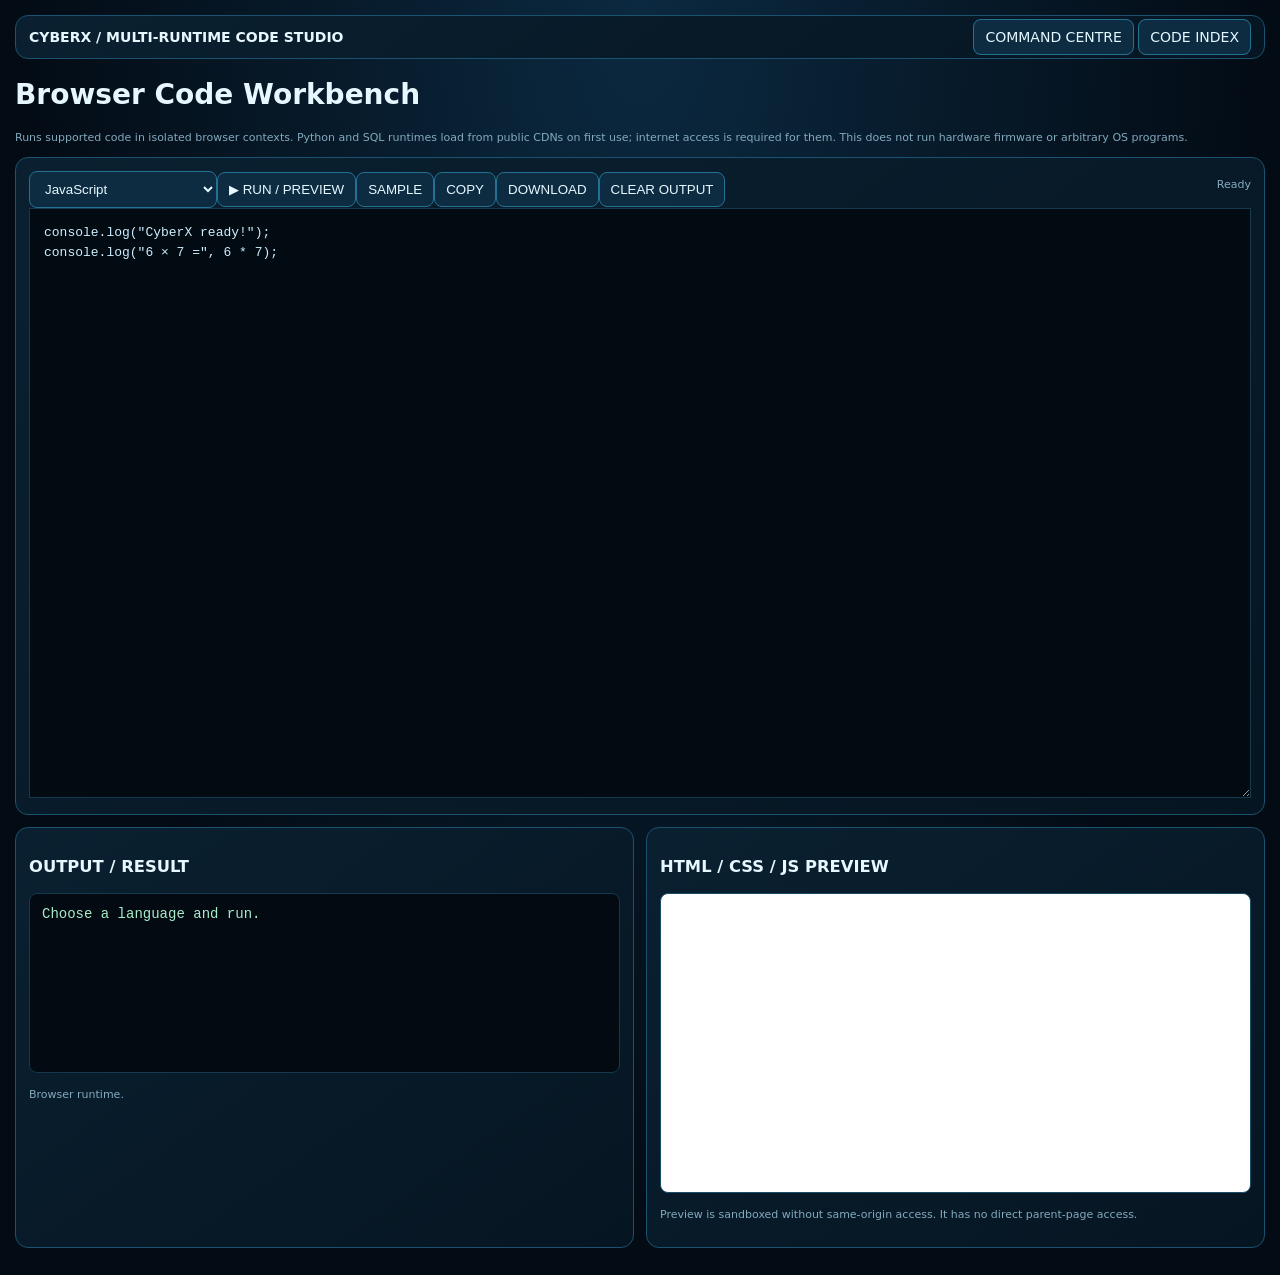
<file: Index/Code-Studio.html>
<!doctype html>
<html lang="en"><head><meta charset="utf-8"><meta name="viewport" content="width=device-width,initial-scale=1"><meta name="theme-color" content="#061421"><title>CyberX Code Studio</title><link rel="stylesheet" href="cyberx-visual-theme.css">
<style>
*{box-sizing:border-box}body{margin:0;background:radial-gradient(ellipse at 50% 0,#0b2940,#030b14 70%);color:#e6f7ff;font:14px system-ui}.wrap{max-width:1500px;margin:auto;padding:15px}.top,.panel{background:linear-gradient(145deg,#0a2030,#061522);border:1px solid #1b526f;border-radius:13px;padding:13px;margin-bottom:12px}.top{display:flex;justify-content:space-between;gap:10px;flex-wrap:wrap}.btn,select{background:#0d2c42;border:1px solid #247293;color:#e6f8ff;border-radius:8px;padding:9px 11px;cursor:pointer;text-decoration:none}.btn:disabled{opacity:.5}.toolbar{display:flex;gap:8px;flex-wrap:wrap;margin:10px 0}.grid{display:grid;grid-template-columns:1fr 1fr;gap:12px}textarea{width:100%;height:calc(100vh - 310px);min-height:350px;background:#020a12;color:#cceeff;border:1px solid #17394e;padding:14px;font:13px/1.5 ui-monospace,monospace;resize:vertical}pre{height:180px;white-space:pre-wrap;background:#030a12;color:#a9edc8;padding:12px;overflow:auto;border:1px solid #15384d;border-radius:8px}iframe{width:100%;height:300px;border:1px solid #1a4c67;background:#fff;border-radius:8px}.status{color:#85adc0;font-size:11px;padding:7px 0}.warning{color:#ffd28a}.tools{display:flex;justify-content:space-between;gap:8px;flex-wrap:wrap}.note{font-size:11px;color:#83aabd;line-height:1.5}@media(max-width:850px){.grid{grid-template-columns:1fr}.wrap{padding:8px}textarea{height:360px}}
</style></head><body><div class="wrap"><header class="top"><strong>CYBERX / MULTI-RUNTIME CODE STUDIO</strong><nav><a class="btn" href="../Command-Centre.html">COMMAND CENTRE</a> <a class="btn" href="Code-Library.html">CODE INDEX</a></nav></header>
<h1>Browser Code Workbench</h1><p class="note">Runs supported code in isolated browser contexts. Python and SQL runtimes load from public CDNs on first use; internet access is required for them. This does not run hardware firmware or arbitrary OS programs.</p>
<section class="panel"><div class="tools"><div><select id="lang"><option>JavaScript</option><option>HTML</option><option>CSS</option><option>Python (Pyodide)</option><option>SQL (SQLite)</option><option>JSON</option><option>Arduino C++ (reference)</option><option>C++ (reference)</option><option>MicroPython (reference)</option><option>PowerShell (reference)</option><option>Bash (reference)</option></select><button class="btn" id="run">▶ RUN / PREVIEW</button><button class="btn" id="sample">SAMPLE</button><button class="btn" id="copy">COPY</button><button class="btn" id="save">DOWNLOAD</button><button class="btn" id="clear">CLEAR OUTPUT</button></div><span id="runtime" class="status">Ready</span></div><textarea id="code" spellcheck="false" aria-label="Code editor">console.log("CyberX ready!");
console.log("6 × 7 =", 6 * 7);</textarea></section>
<div class="grid"><section class="panel"><h3>OUTPUT / RESULT</h3><pre id="out">Choose a language and run.</pre><p class="note" id="hint">Browser runtime.</p></section><section class="panel"><h3>HTML / CSS / JS PREVIEW</h3><iframe id="preview" title="Sandboxed code preview" sandbox="allow-scripts"></iframe><p class="note">Preview is sandboxed without same-origin access. It has no direct parent-page access.</p></section></div></div>
<script>
(()=>{const $=id=>document.getElementById(id);let py=null,sql=null;
const samples={
JavaScript:'console.log("Hello CyberX");\nconsole.log("Result:", 6*7);',
HTML:'<!doctype html><html><body style="font-family:system-ui;padding:2rem"><h1>Hello CyberX</h1><p>HTML is previewed in an isolated frame.</p></body></html>',
CSS:'body {font:20px system-ui;background:#eaf7ff;color:#123;padding:25px} h1{color:#078}',
'Python (Pyodide)':'print("Hello from Python in WebAssembly")\nprint(6 * 7)',
'SQL (SQLite)':'CREATE TABLE devices(id INTEGER, name TEXT);\nINSERT INTO devices VALUES(1,"ESP32"),(2,"Arduino");\nSELECT * FROM devices;',
JSON:'{\n  "app": "CyberX",\n  "browserRuntime": true\n}',
'Arduino C++ (reference)':'#include <Arduino.h>\nvoid setup(){ Serial.begin(115200); }\nvoid loop(){ Serial.println("Hello"); delay(1000); }',
'C++ (reference)':'#include <iostream>\nint main(){ std::cout << "Hello CyberX\\n"; return 0; }',
'MicroPython (reference)':'from machine import Pin\nfrom time import sleep\nled = Pin(2, Pin.OUT)\nwhile True:\n    led.toggle()\n    sleep(0.5)',
'PowerShell (reference)':'Get-ComputerInfo | Select-Object WindowsProductName, OsVersion',
'Bash (reference)':'echo "Hello CyberX"\nuname -a'
};
function status(s){$('runtime').textContent=s}
function preview(code){$('preview').srcdoc=code}
function previewCSS(code){preview('<!doctype html><html><head><style>'+code+'</style></head><body><h1>CSS preview</h1><p>Sample paragraph</p><button>Button</button></body></html>')}
function toConsole(code){const encoded=btoa(unescape(encodeURIComponent(code)));const doc='<!doctype html><meta charset="utf-8"><script>const send=(...args)=>parent.postMessage({cxConsole:args.map(x=>{try{return typeof x==="object"?JSON.stringify(x):String(x)}catch(e){return String(x)}})},"*");console.log=(...x)=>send(...x);console.info=console.log;console.warn=(...x)=>send("WARN",...x);console.error=(...x)=>send("ERROR",...x);try{(async()=>{'+ 'const src=decodeURIComponent(escape(atob("'+encoded+'")));try{await (new Function("console","return (async()=>{"+src+"})()"))(console)}catch(e){send("ERROR",e.stack||e.message)}})()}catch(e){send("ERROR",e.message)}<\\/script>'; $('preview').srcdoc=doc;$('out').textContent="Executing in sandbox…"}
window.addEventListener('message',e=>{if(e.source!==$('preview').contentWindow||!e.data||!e.data.cxConsole)return;$('out').textContent+=e.data.cxConsole.join(" ")+"\n"});
async function runPython(code){status("Downloading/loading Pyodide WebAssembly runtime…");if(!py){py=await loadPyodide({indexURL:"https://cdn.jsdelivr.net/pyodide/v0.27.7/full/"});}py.setStdout({batched:s=>$('out').textContent+=s+"\n"});py.setStderr({batched:s=>$('out').textContent+="ERROR: "+s+"\n"});$('out').textContent="";await py.runPythonAsync(code);status("Python executed in browser WebAssembly.");}
async function runSql(code){status("Loading SQLite WebAssembly runtime…");if(!sql){const script=document.createElement('script');script.src="https://cdnjs.cloudflare.com/ajax/libs/sql.js/1.10.3/sql-wasm.js";document.head.appendChild(script);await new Promise((resolve,reject)=>{script.onload=resolve;script.onerror=()=>reject(new Error("SQL.js CDN load failed"))});const init=window.initSqlJs;sql=await init({locateFile:f=>"https://cdnjs.cloudflare.com/ajax/libs/sql.js/1.10.3/"+f});}const db=new sql.Database();$('out').textContent="";try{const statements=code.split(";").map(s=>s.trim()).filter(Boolean);for(const stmt of statements){const res=db.exec(stmt);if(res.length)$('out').textContent+=res.map(r=>r.columns.join(" | ")+"\n"+r.values.map(row=>row.join(" | ")).join("\n")).join("\n")+"\n";}}finally{db.close()}status("SQL executed in temporary in-browser SQLite database (not saved).")}
$('sample').onclick=()=>{$('code').value=samples[$('lang').value]||""};
$('copy').onclick=async()=>{try{await navigator.clipboard.writeText($('code').value);status("Copied to clipboard")}catch(e){status("Clipboard blocked. Select and copy manually.")}};
$('save').onclick=()=>{const blob=new Blob([$('code').value],{type:"text/plain"}),a=document.createElement("a");a.href=URL.createObjectURL(blob);a.download="CyberX-code-"+$('lang').value.replace(/[^a-z0-9]+/gi,"-")+".txt";a.click();setTimeout(()=>URL.revokeObjectURL(a.href),1000)};
$('clear').onclick=()=>{$('out').textContent="";status("Output cleared")};
$('run').onclick=async()=>{const lang=$('lang').value,code=$('code').value;$('out').textContent="";try{if(lang==="JavaScript"){toConsole(code);status("Sandboxed JavaScript started")}else if(lang==="HTML"){preview(code);$('out').textContent="HTML preview loaded";status("Preview only")}else if(lang==="CSS"){previewCSS(code);$('out').textContent="CSS applied to sample preview";status("Preview only")}else if(lang==="Python (Pyodide)"){await runPython(code)}else if(lang==="SQL (SQLite)"){await runSql(code)}else if(lang==="JSON"){const v=JSON.parse(code);$('out').textContent=JSON.stringify(v,null,2);status("JSON parsed and validated")}else{$('out').textContent="This language is not compiled/executed in this browser. It is available for editing, saving, and reference. Use the relevant local compiler/board runtime. No execution was attempted.";status("Reference-only language")}}catch(e){$('out').textContent="ERROR: "+(e.stack||e.message||String(e));status("Run failed")}};
$('lang').onchange=()=>{if(samples[$('lang').value])$('code').value=samples[$('lang').value];status($('lang').value+" selected")};
try{const selected=JSON.parse(sessionStorage.getItem("cyberx.selected-code")||"null");if(selected?.code){$('code').value=selected.code;$('lang').value=selected.language==="Python"?"Python (Pyodide)":selected.language==="SQL"?"SQL (SQLite)":selected.language||"JavaScript";sessionStorage.removeItem("cyberx.selected-code");}}catch{}
})();
</script></body></html>
</file>
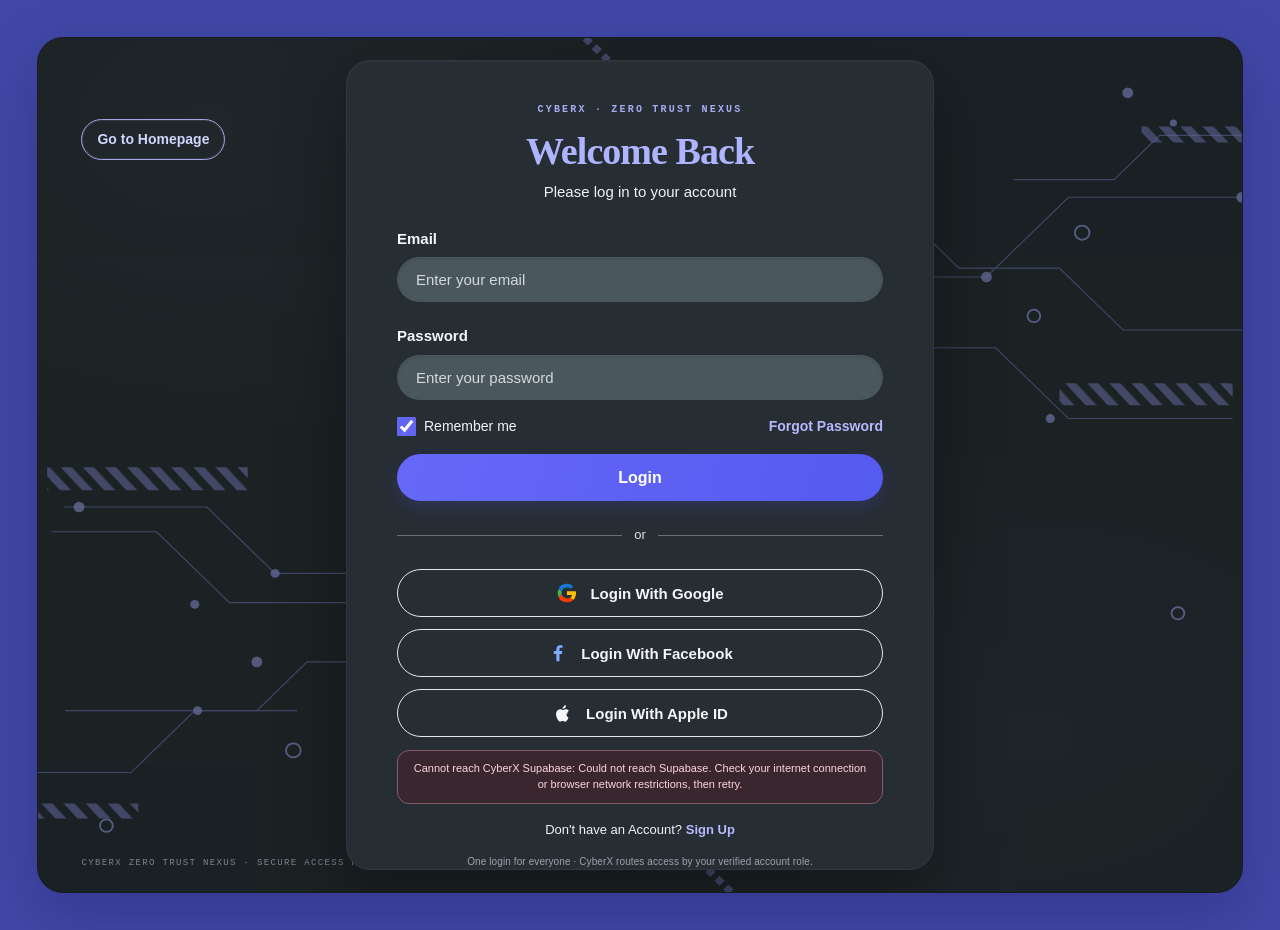
<file: Index/Developer-Console.html>
<!doctype html><html lang="en"><head><meta charset="utf-8"><meta name="viewport" content="width=device-width,initial-scale=1"><meta name="theme-color" content="#061421"><title>CyberX | Developer Control Centre</title><link rel="stylesheet" href="cyberx-visual-theme.css"><style>
*{box-sizing:border-box}body{margin:0;background:radial-gradient(ellipse at 50% 0,#0b2940,#030b14 68%);color:#e4f6ff;font:13px/1.5 system-ui,Segoe UI,Arial}.shell{max-width:1600px;margin:auto;min-height:100vh}.top{display:flex;align-items:center;justify-content:space-between;gap:12px;flex-wrap:wrap;padding:16px 18px;border-bottom:1px solid #1b526e;background:#061421}.brand{font-weight:800;letter-spacing:.15em}.brand small{display:block;color:#78a9bf;font:9px ui-monospace}.btn{border:1px solid #28718f;background:#0b2d43;color:#e5faff;border-radius:8px;padding:9px 12px;text-decoration:none;cursor:pointer;font:10px ui-monospace}.main{padding:18px}.hero{display:flex;align-items:center;justify-content:space-between;gap:12px;flex-wrap:wrap}.hero h1{margin:0;font-size:24px}.muted{color:#80a6ba;font:10px ui-monospace}.chip{display:inline-block;border:1px solid #22694f;background:#09271f;color:#6be0b2;padding:5px 8px;border-radius:99px;font:9px ui-monospace}.stats{display:grid;grid-template-columns:repeat(4,1fr);gap:10px;margin:15px 0}.stat,.panel{border:1px solid #1c4e69;background:linear-gradient(145deg,#0a2030,#061522);border-radius:11px;overflow:hidden}.stat{padding:14px}.stat label{display:block;color:#83aec1;font:9px ui-monospace;letter-spacing:.08em}.stat strong{display:block;font:700 27px ui-monospace;margin:7px 0;color:#e8faff}.stat small{color:#68cde5;font:9px ui-monospace}.grid{display:grid;grid-template-columns:1fr 1fr;gap:12px}.head{padding:12px 14px;background:#071a28;border-bottom:1px solid #17415a;color:#9bdcf0;font:10px ui-monospace;letter-spacing:.08em}.body{padding:14px}.health{display:flex;justify-content:space-between;gap:10px;align-items:center;padding:10px 0;border-bottom:1px solid #14374b}.health small{display:block;color:#82a8ba}.ok{color:#62e4b0}.warn{color:#ffca7b}.tablewrap{overflow:auto}table{width:100%;border-collapse:collapse;font-size:11px}td,th{text-align:left;padding:9px;border-bottom:1px solid #15394d;vertical-align:top}th{color:#8bb7ca;font:9px ui-monospace}td{color:#b8d3df}.notice{margin:12px 0;padding:11px;border:1px solid #705431;background:#2b2114;color:#ffd99f;border-radius:8px}.btn.primary{background:linear-gradient(110deg,#08749b,#0d4364);border-color:#2ac4eb}.buttons{display:flex;gap:8px;flex-wrap:wrap}.foot{padding:15px;color:#648ba0;font:9px ui-monospace;border-top:1px solid #153a50;margin-top:14px}@media(max-width:850px){.main{padding:9px}.stats{grid-template-columns:repeat(2,1fr)}.grid{grid-template-columns:1fr}.hero h1{font-size:21px}}
</style></head><body><div class="shell"><header class="top"><div class="brand">CYBERX / PRIVATE DEVELOPER CONTROL CENTRE<small>OWNER ACCESS · CLOUD OPERATIONS · ANALYTICS</small></div><div class="buttons"><a class="btn" href="../Command-Centre.html">OPEN COMMAND CENTRE</a><button class="btn" id="signOut">SIGN OUT</button></div></header>
<main class="main"><div class="hero"><div><h1>Developer Overview</h1><p class="muted">SYSTEM HEALTH · USER ACTIVITY · SHARED DATA · SECURITY AUDIT</p></div><div><span class="chip" id="sessionChip">VERIFYING DEVELOPER</span> <button class="btn primary" id="refresh">↻ REFRESH</button></div></div>
<div class="notice" id="status">Checking your owner permissions…</div>
<section class="stats"><article class="stat"><label>UNIQUE ACCOUNTS SEEN</label><strong id="accounts">—</strong><small>AUTHENTICATED APP USERS</small></article><article class="stat"><label>ACTIVE USERS · 7 DAYS</label><strong id="active">—</strong><small>RECORDED APP ACTIVITY</small></article><article class="stat"><label>APP EVENTS</label><strong id="events">—</strong><small>DATABASE EVENT ROWS</small></article><article class="stat"><label>DEVELOPER AUDIT EVENTS</label><strong id="audits">—</strong><small>OWNER / DEVELOPER ACTIONS</small></article></section>
<section class="grid"><article class="panel"><div class="head">INTEGRATION HEALTH</div><div class="body" id="health"><div class="health"><span>Supabase database</span><b class="warn">CHECKING</b></div></div></article><article class="panel"><div class="head">SHARED LIBRARY SYNCHRONIZATION</div><div class="body"><p class="muted">The owner can publish the catalogue JSON bundled in this repository to the shared Supabase table. Users have read-only access to the cloud copy.</p><div class="buttons"><button class="btn primary" id="sync">SYNC CATALOGUE TO CLOUD</button><a class="btn" href="Code-Library.html">OPEN CODE INDEX</a></div><p id="syncStatus" class="muted">No sync has been started in this session.</p></div></article><article class="panel"><div class="head">RECENT DEVELOPER AUDIT</div><div class="body tablewrap"><table><thead><tr><th>TIME</th><th>ACTION</th><th>DETAILS</th></tr></thead><tbody id="auditRows"><tr><td colspan="3">Loading…</td></tr></tbody></table></div></article><article class="panel"><div class="head">RECENT USER ACTIVITY</div><div class="body tablewrap"><table><thead><tr><th>TIME</th><th>EVENT</th><th>USER ID</th></tr></thead><tbody id="eventRows"><tr><td colspan="3">Loading…</td></tr></tbody></table></div></article></section>
<div class="foot">PRIVATE OWNER PORTAL · PASSWORDS ARE MANAGED BY SUPABASE AUTH · NEVER STORE PRIVATE KEYS OR PASSWORDS IN PROJECT FILES.</div></main></div>
<script src="supabase-config.js"></script><script src="supabase-rest.js"></script><script src="developer-console.js"></script></body></html>
</file>
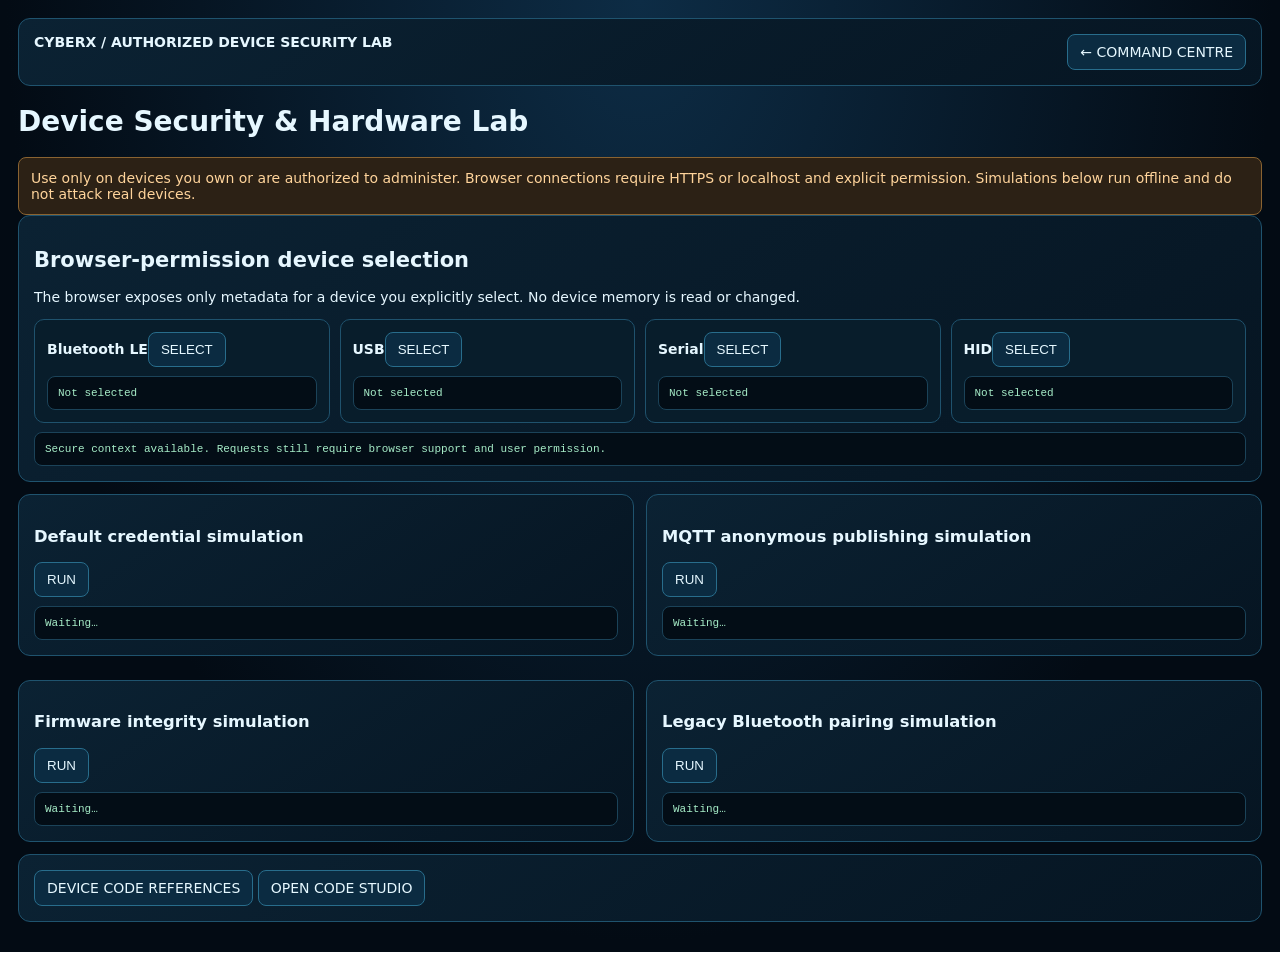
<file: Index/Device-Security-Lab.html>
<!doctype html><html lang="en"><head><meta charset="utf-8"><meta name="viewport" content="width=device-width,initial-scale=1"><title>CyberX Authorized Device Security Lab</title><link rel="stylesheet" href="cyberx-visual-theme.css"><style>*{box-sizing:border-box}body{margin:0;background:radial-gradient(ellipse at 50% 0,#0d2c45,#030b14 70%);color:#e6f7ff;font:14px system-ui}.wrap{max-width:1300px;margin:auto;padding:18px}.top,.card{background:linear-gradient(145deg,#0b2233,#061522);border:1px solid #1f536e;border-radius:12px;padding:15px;margin-bottom:12px}.top{display:flex;justify-content:space-between;gap:12px;flex-wrap:wrap}.btn{display:inline-block;padding:9px 12px;border:1px solid #286d8c;border-radius:8px;background:#0b2b41;color:#e6f8ff;text-decoration:none;cursor:pointer}.warn{background:#2c2115;color:#ffd49b;border:1px solid #8a6331;padding:12px;border-radius:8px}.grid{display:grid;grid-template-columns:repeat(2,minmax(0,1fr));gap:12px}.devices{display:grid;grid-template-columns:repeat(4,1fr);gap:10px}.device{padding:12px;border:1px solid #1f526d;border-radius:10px;background:#081d2b}.result{padding:10px;border:1px solid #1b4359;background:#030d16;border-radius:8px;color:#a7edc8;white-space:pre-wrap;font:11px monospace;margin-top:9px}@media(max-width:800px){.grid{grid-template-columns:1fr}.devices{grid-template-columns:repeat(2,1fr)}.wrap{padding:8px}}</style></head><body><div class="wrap"><header class="top"><b>CYBERX / AUTHORIZED DEVICE SECURITY LAB</b><a class="btn" href="../Command-Centre.html">← COMMAND CENTRE</a></header><h1>Device Security & Hardware Lab</h1><div class="warn">Use only on devices you own or are authorized to administer. Browser connections require HTTPS or localhost and explicit permission. Simulations below run offline and do not attack real devices.</div><section class="card"><h2>Browser-permission device selection</h2><p>The browser exposes only metadata for a device you explicitly select. No device memory is read or changed.</p><div class="devices"><div class="device"><b>Bluetooth LE</b><button class="btn" id="ble">SELECT</button><div class="result" id="bleOut">Not selected</div></div><div class="device"><b>USB</b><button class="btn" id="usb">SELECT</button><div class="result" id="usbOut">Not selected</div></div><div class="device"><b>Serial</b><button class="btn" id="serial">SELECT</button><div class="result" id="serialOut">Not selected</div></div><div class="device"><b>HID</b><button class="btn" id="hid">SELECT</button><div class="result" id="hidOut">Not selected</div></div></div><div class="result" id="secureState"></div></section><section class="grid"><article class="card"><h3>Default credential simulation</h3><button class="btn" id="simLogin">RUN</button><div class="result" id="loginOut">Waiting…</div></article><article class="card"><h3>MQTT anonymous publishing simulation</h3><button class="btn" id="simMqtt">RUN</button><div class="result" id="mqttOut">Waiting…</div></article><article class="card"><h3>Firmware integrity simulation</h3><button class="btn" id="simFirmware">RUN</button><div class="result" id="firmwareOut">Waiting…</div></article><article class="card"><h3>Legacy Bluetooth pairing simulation</h3><button class="btn" id="simBluetooth">RUN</button><div class="result" id="bluetoothOut">Waiting…</div></article></section><section class="card"><a class="btn" href="Code-Library.html">DEVICE CODE REFERENCES</a> <a class="btn" href="Code-Studio.html">OPEN CODE STUDIO</a></section></div><script>const $=id=>document.getElementById(id),secure=window.isSecureContext;$("secureState").textContent=secure?"Secure context available. Requests still require browser support and user permission.":"Use HTTPS or localhost before requesting device permissions.";async function pick(api,method,out,args){try{if(!secure)throw Error("Use HTTPS or localhost.");if(!navigator[api])throw Error("This browser does not support "+api+".");const d=await navigator[api][method](args||{});out.textContent=typeof d.name==="string"?"Selected "+d.name:"Selected device. No device data read or sent."}catch(e){out.textContent=e.name+": "+e.message}}$("ble").onclick=()=>pick("bluetooth","requestDevice",$("bleOut"),{acceptAllDevices:true});$("usb").onclick=()=>pick("usb","requestDevice",$("usbOut"),{filters:[]});$("serial").onclick=()=>pick("serial","requestPort",$("serialOut"));$("hid").onclick=()=>pick("hid","requestDevice",$("hidOut"),{filters:[]});$("simLogin").onclick=()=>{$("loginOut").textContent="Mock device: default credential accepted in memory only. Real devices are not contacted."};$("simMqtt").onclick=()=>{$("mqttOut").textContent="Insecure mock broker: anonymous publish accepted. Hardened mock broker: anonymous publish denied. No server contacted."};$("simFirmware").onclick=async()=>{try{const a=new Uint8Array([67,88,1,2,3]),b=a.slice();b[2]^=255;const h=async v=>Array.from(new Uint8Array(await crypto.subtle.digest("SHA-256",v))).map(x=>x.toString(16).padStart(2,"0")).join("");$("firmwareOut").textContent="Trusted: "+await h(a)+"\nAltered: "+await h(b)+"\nIntegrity mismatch detected."}catch(e){$("firmwareOut").textContent=e.message}};$("simBluetooth").onclick=()=>{$("bluetoothOut").textContent="Mock legacy PIN 0000 accepted. Use authenticated modern pairing and confirm device identity."};</script></body></html>
</file>
<file: Index/cyberx-visual-theme.css>
/* CyberX reference visual system: charcoal surfaces, muted circuit traces, indigo/lavender accents. */
:root{--cx-accent:#6265f4;--cx-accent-strong:#565af0;--cx-lavender:#aeb4ff;--cx-charcoal:#1b2224;--cx-card:#262d33;--cx-surface:#30383f;--cx-input:#4a585d;--cx-outline:#686cc5;--cx-soft:#c8cbd3}
/* In-app workspace frame */
body:has(#root){background:#4248a7!important;padding:clamp(8px,1.6vw,22px)!important}
#root{position:relative;min-height:calc(100svh - 2 * clamp(8px,1.6vw,22px));border:1px solid #5d62bd;border-radius:24px;overflow:hidden;background:#1b2224;box-shadow:0 22px 65px #151b5a55}
#root > div[class*="min-h-screen"]{min-height:calc(100svh - 2 * clamp(8px,1.6vw,22px))!important}
#root [class~="bg-[#070B14]"]{background-color:#1b2224!important}
#root [class*="bg-slate-950"],#root [class*="bg-slate-900"]{background-color:#20272b!important}
#root [class*="bg-slate-800"]{background-color:#293137!important}
#root [class*="bg-cyan-"]{background-color:#6265f4!important}
#root [class*="hover:bg-cyan-"]:hover{background-color:#7477ff!important}
#root [class*="text-cyan-"]{color:#b0b5ff!important}
#root [class*="border-cyan-"]{border-color:#666be0!important}
#root [class*="shadow-cyan-"]{--tw-shadow-color:#6265f4!important}
#root .cyber-glass-card{background:linear-gradient(145deg,#2a3238,#20272b)!important;border-color:#454b73!important}
#root input,#root textarea,#root select{background:#30383f!important;color:#f5f6fa!important;border-color:#515969!important}
/* Command centre, code studio, and full-screen catalogue overlays */
#cx-command{background:radial-gradient(ellipse at 50% 42%,#30334f 0%,#1e2529 48%,#171d20 100%)!important;color:#f2f3f8!important}
#cx-command .cx-top,#cx-code-studio .cxs-top,#cxci-top{background:#252d33!important;border-color:#454b73!important}
#cx-command .cx-emblem,#cx-code-studio .cxs-mark{background:#2c304b!important;border-color:#8589ff!important;color:#b8bdff!important;box-shadow:0 0 22px #7478ff30!important}
#cx-command .cx-nav button.active,#cx-command .cx-nav button:hover,#cx-command .cx-top-actions button:hover{border-color:#777cff!important;background:#36395f!important;color:#f2f3ff!important}
#cx-command .cx-card,#cx-command .cx-panel,#cx-command .cx-metric,#cx-code-studio .cxs-panel,#cxci-cats,#cxci-results{background:linear-gradient(145deg,#2b3339,#22292e)!important;border-color:#474f58!important;color:#f0f1f5!important}
#cx-command button.primary,#cx-command .cx-btn.primary,#cx-code-studio .cxs-btn.primary,#cxci-close{background:linear-gradient(110deg,#6669f7,#5559eb)!important;border-color:#8588ff!important;color:white!important}
#cx-code-studio{background:radial-gradient(ellipse at 50% 0%,#343653 0,#20272c 52%,#171d20 100%)!important}
#cx-code-studio .cxs-btn{background:#353a5d!important;border-color:#666be0!important;color:#e7e8ff!important}
#cx-code-studio .cxs-editor,#cx-code-studio textarea,#cx-code-studio select,#cx-code-studio input,#cxci-search{background:#171d22!important;color:#f0f2f7!important;border-color:#4d5561!important}
#cx-code-index{background:#1b2224f5!important;color:#f2f3f8!important}
.cxci-cat{background:#30383f!important;color:#e5e6ec!important}
.cxci-cat.active{background:#36395f!important;border-color:#8589ff!important}
.cxci-card{background:#283036!important;border-color:#505866!important}
/* Resource pages */
body.cx-resource-page{background:#4248a7!important;color:#f1f2f7!important;padding:clamp(8px,1.8vw,22px)!important;min-height:100svh}
body.cx-resource-page>header,body.cx-resource-page>.resource-shell>header{background:#252d33ed!important;border:1px solid #464d70!important;border-radius:17px!important}
body.cx-resource-page main,body.cx-resource-page .resource-shell{background:#1b2224!important;border:1px solid #464d70!important;border-radius:22px!important;min-height:calc(100svh - 44px);box-shadow:0 20px 55px #151b5a44}
body.cx-resource-page .item,body.cx-resource-page .card,body.cx-resource-page .panel,body.cx-resource-page .integration,body.cx-resource-page .categories,body.cx-resource-page .results{background:linear-gradient(145deg,#2b3339,#22292e)!important;border-color:#4b5360!important;color:#f1f2f7!important}
body.cx-resource-page input,body.cx-resource-page textarea,body.cx-resource-page select{background:#4a585d!important;border-color:#5c6570!important;color:#fff!important}
body.cx-resource-page button,.cx-resource-page .btn,.cx-resource-page .primary{background:#35395e!important;border-color:#696fe2!important;color:#f1f2ff!important}
body.cx-resource-page button:hover,.cx-resource-page .btn:hover,.cx-resource-page .primary:hover{background:#494c83!important}
body.cx-resource-page .eyebrow,body.cx-resource-page .meta,body.cx-resource-page a{color:#b2b8ff!important}
body.cx-resource-page .out,body.cx-resource-page pre{background:#171d21!important;border-color:#4a5260!important;color:#e9ebf0!important}
/* Developer console */
body.cx-developer-console{background:#4248a7!important;padding:clamp(8px,1.8vw,22px)!important}
body.cx-developer-console #dashboardView{background:#1b2224!important;border:1px solid #5158a4;border-radius:22px;overflow:hidden;min-height:calc(100svh - 44px)}
body.cx-developer-console .topbar,body.cx-developer-console .sidebar{background:#20272b!important;border-color:#4a5260!important}
body.cx-developer-console .panel,body.cx-developer-console .stat,body.cx-developer-console .integration{background:linear-gradient(145deg,#2b3339,#22292e)!important;border-color:#4c5360!important}
body.cx-developer-console .navbtn.active,body.cx-developer-console .navbtn:hover{background:#383b65!important;border-color:#777cff!important}
body.cx-developer-console .pill,body.cx-developer-console .primary{background:#383b65!important;border-color:#777cff!important;color:#dedfff!important}
@media(max-width:760px){#root{border-radius:14px}body.cx-resource-page{padding:0!important}body.cx-resource-page main,body.cx-resource-page .resource-shell{border-radius:0!important;min-height:100svh}body.cx-developer-console{padding:0!important}body.cx-developer-console #dashboardView{border-radius:0!important}}
/* SOC command centre uses the dark navy / cyan / red / green security-operations palette. */
#cx-command{background:radial-gradient(ellipse at 50% 42%,#0b2741 0%,#071321 45%,#030912 100%)!important;color:#e7f7ff!important}
#cx-command .cx-top{background:#061321ed!important;border-color:#1c526e!important}
#cx-command .cx-emblem{background:linear-gradient(145deg,#103c59,#071321)!important;border-color:#32d7ff!important;color:#5ee5ff!important;box-shadow:0 0 22px #06b6d44a!important}
#cx-command .cx-nav button.active,#cx-command .cx-nav button:hover{background:#0e2c43!important;border-color:#287b9b!important;color:#dffaff!important}
#cx-command .cx-panel,#cx-command .cx-metric{background:linear-gradient(145deg,#0a1c2def,#071321f5)!important;border-color:#1b4c68!important;color:#e7f7ff!important}
#cx-command .cx-core{background:radial-gradient(ellipse at 50% 48%,#103b59 0,#091b2d 47%,#06101c 100%)!important}
#cx-command .cx-panel-head{background:#07172566!important;border-color:#173d55!important;color:#cdeeff!important}
#cx-command .cx-actions button{background:linear-gradient(130deg,#0d4262,#0b2d49)!important;border-color:#26779a!important;color:#dffaff!important}
#cx-command .cx-actions button.secondary{background:#0a1b2b!important;border-color:#27485e!important;color:#a6c8dc!important}
#cx-command .cx-live{color:#73f5bb!important}
#cx-command .cx-live i{background:#4be6a1!important;box-shadow:0 0 8px #38f2a0!important}
#cx-command .cx-demo{background:#4f2d171f!important;border-color:#80552a!important;color:#ffbf75!important}
#cx-command .cx-threat-row{border-color:#17384e!important}
#cx-command .cx-threat-top{color:#d6edf9!important}
#cx-command .cx-core-caption b{color:#c9f8ff!important}
#cx-command .cx-core-foot strong{color:#e1f9ff!important}
#cx-command .cx-bottom .cx-panel{background:linear-gradient(145deg,#0a1c2def,#071321f5)!important}
</file>
